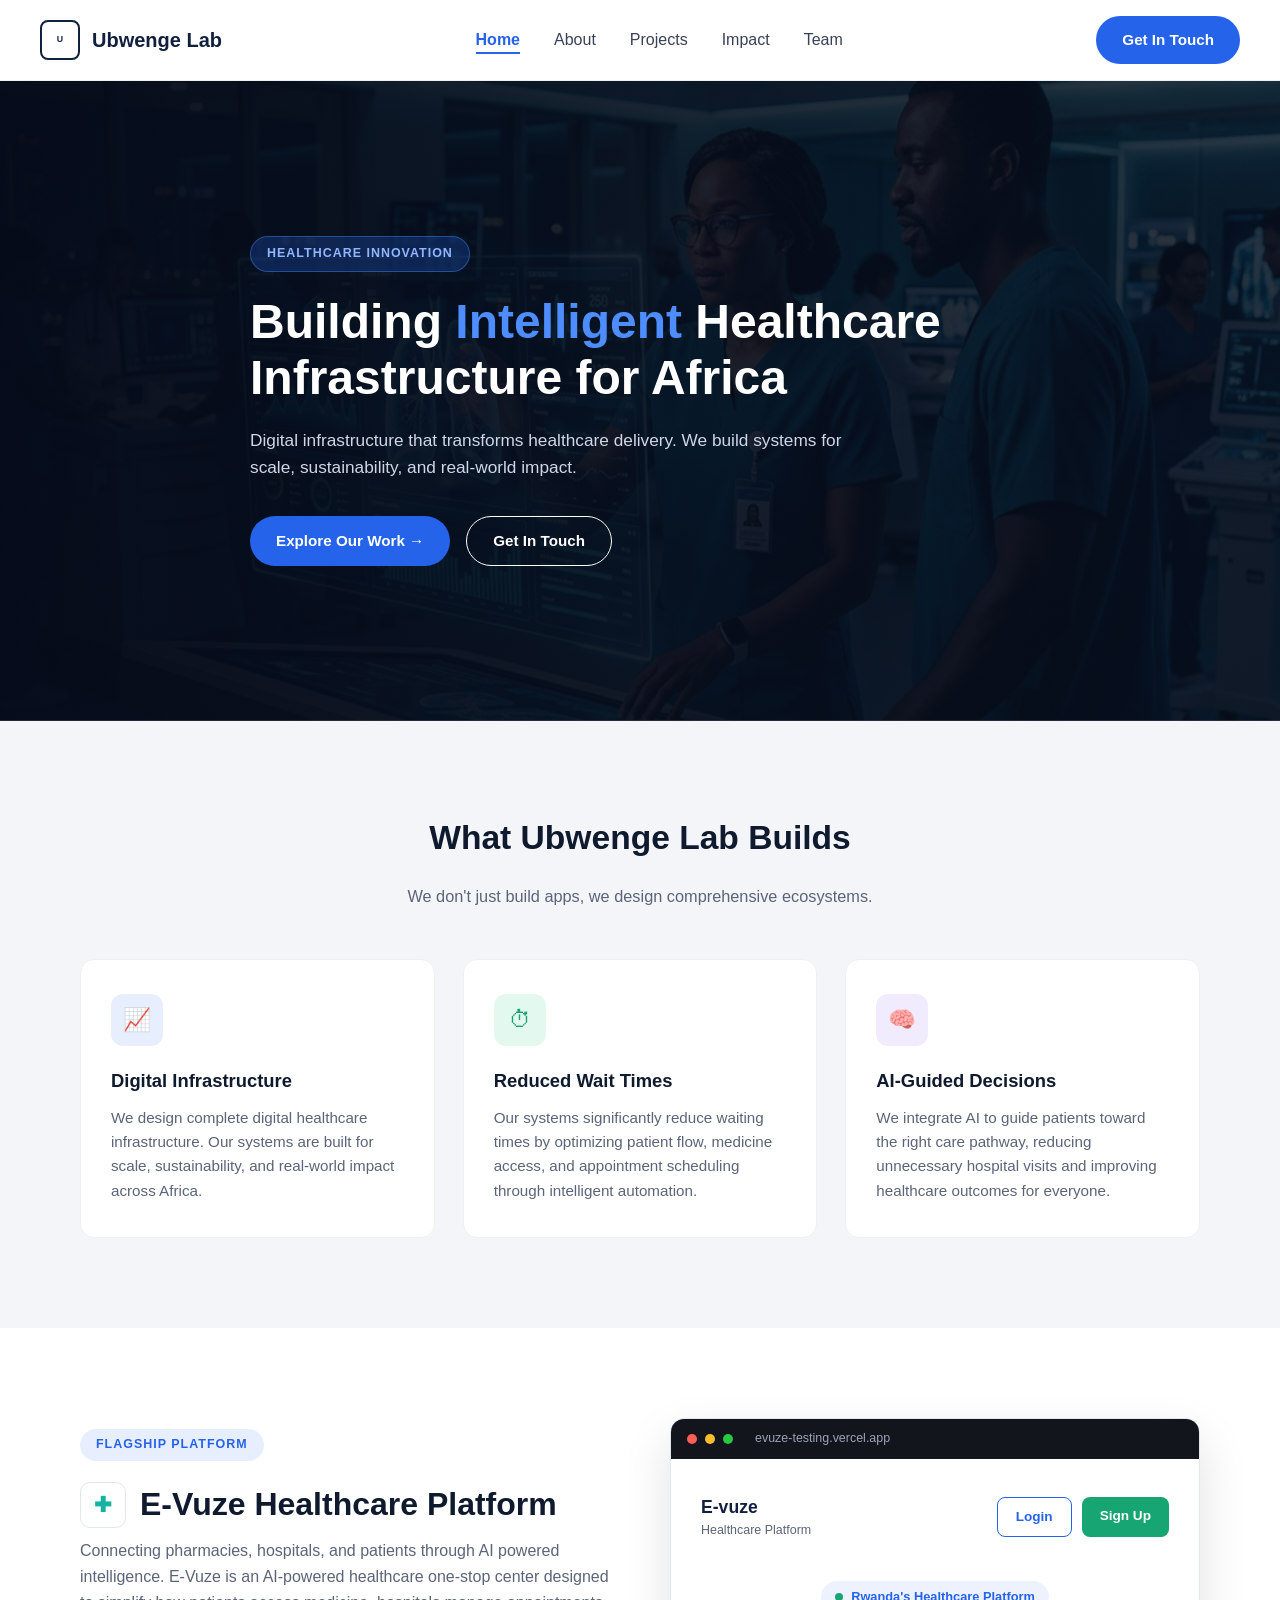
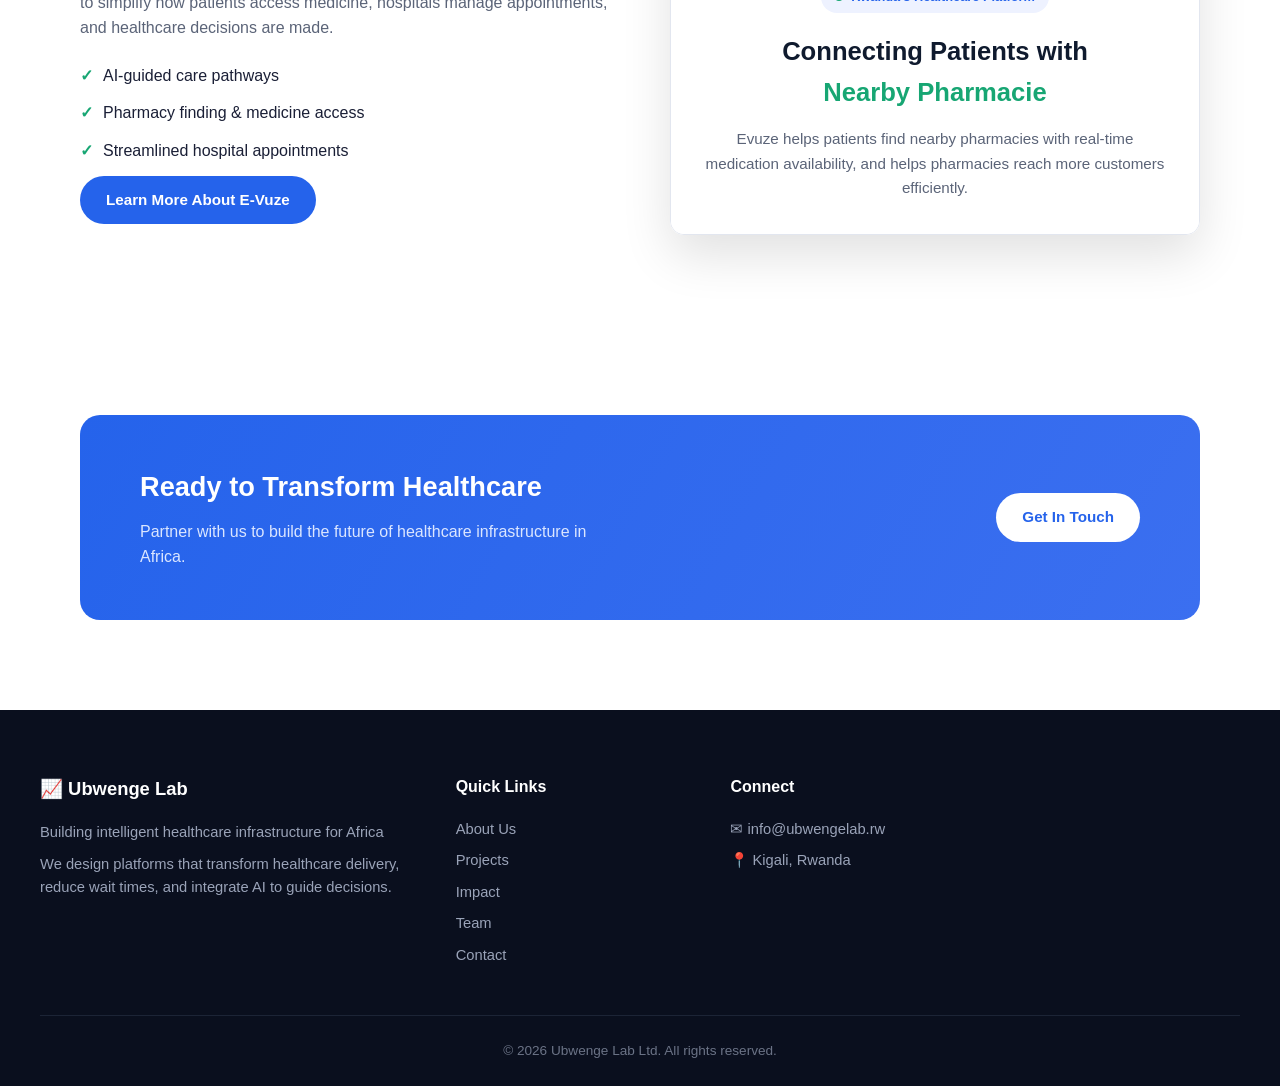
<file: index.html>
<!DOCTYPE html>
<html lang="en">
<head>
<meta charset="UTF-8">
<meta name="viewport" content="width=device-width, initial-scale=1.0">
<title>Ubwenge Lab — Building Intelligent Healthcare Infrastructure for Africa</title>
<link rel="stylesheet" href="styles.css">
<style>
  .hero-home {
    position: relative;
    min-height: 640px;
    display: flex;
    align-items: center;
    background: linear-gradient(180deg, rgba(6,12,26,.55), rgba(6,12,26,.7)), url('images/home-hero.png') center/cover no-repeat;
    color: #fff;
    padding: 0;
  }
  .hero-home .container { padding-top: 60px; padding-bottom: 60px; }
  .hero-tag {
    display: inline-block;
    background: rgba(37,99,235,.25);
    border: 1px solid rgba(77,141,255,.4);
    color: #8fb6ff;
    font-size: 0.78rem;
    font-weight: 700;
    letter-spacing: 1px;
    padding: 7px 16px;
    border-radius: 20px;
    margin-bottom: 22px;
  }
  .hero-home h1 {
    font-size: 3rem;
    color: #fff;
    max-width: 780px;
    line-height: 1.15;
    margin-bottom: 22px;
  }
  .hero-home h1 span { color: #4d8dff; }
  .hero-home p {
    max-width: 620px;
    color: #cfd6e6;
    font-size: 1.08rem;
    margin-bottom: 34px;
  }
  .hero-btns { display: flex; gap: 16px; }

  .builds-section { background: #f3f5f9; text-align: center; }
  .builds-section .section-title { }
  .builds-header { max-width: 700px; margin: 0 auto 50px; }
  .feature-card {
    background: #fff;
    border-radius: 14px;
    padding: 34px 30px;
    text-align: left;
    border: 1px solid #eef0f4;
  }
  .feature-icon {
    width: 52px; height: 52px;
    border-radius: 12px;
    display: flex; align-items: center; justify-content: center;
    font-size: 1.4rem;
    margin-bottom: 20px;
  }
  .feature-icon.blue { background: #e7effe; color: #2563eb; }
  .feature-icon.green { background: #e3f9ef; color: #17a673; }
  .feature-icon.purple { background: #f1ecfd; color: #7c4fe0; }
  .feature-card h3 { font-size: 1.15rem; margin-bottom: 10px; }
  .feature-card p { color: #5b6478; font-size: 0.95rem; }

  .flagship {
    display: grid;
    grid-template-columns: 1fr 1fr;
    gap: 60px;
    align-items: center;
  }
  .flagship-badge {
    display: inline-block;
    background: #e7effe;
    color: #2563eb;
    font-weight: 700;
    font-size: 0.78rem;
    letter-spacing: 1px;
    padding: 6px 16px;
    border-radius: 20px;
    margin-bottom: 18px;
  }
  .flagship h2 { display: flex; align-items: center; gap: 14px; font-size: 2rem; margin-bottom: 8px;}
  .evuze-icon {
    width: 46px; height: 46px; border-radius: 10px;
    background: #fff; border: 1px solid #e2e6ef;
    display: flex; align-items: center; justify-content: center;
    font-size: 1.3rem; color: #16b3a3;
  }
  .flagship p { color: #5b6478; margin-bottom: 22px; }
  .check-list li { display: flex; align-items: center; gap: 10px; margin-bottom: 12px; color: #1a1f36; font-weight: 500; }
  .check-list li::before { content: "✓"; color: #17a673; font-weight: 800; }

  .browser-mock {
    border-radius: 14px;
    overflow: hidden;
    box-shadow: 0 20px 50px rgba(0,0,0,.12);
    border: 1px solid #e2e6ef;
  }
  .browser-bar {
    background: #12151c;
    padding: 10px 16px;
    display: flex;
    align-items: center;
    gap: 8px;
  }
  .browser-dot { width: 10px; height: 10px; border-radius: 50%; }
  .browser-bar .url {
    margin-left: 14px;
    color: #9aa3b8;
    font-size: 0.78rem;
  }
  .browser-body { background: #fff; padding: 34px 30px; }
  .evuze-title { display: flex; justify-content: space-between; align-items: center; margin-bottom: 40px; }
  .evuze-title .name { font-weight: 800; color: #12203f; font-size: 1.1rem; }
  .evuze-title .tag { color: #5b6478; font-size: 0.78rem; }
  .evuze-title .actions { display: flex; gap: 10px; }
  .pill-btn { padding: 8px 18px; border-radius: 8px; font-weight: 600; font-size: 0.85rem; }
  .pill-outline { border: 1.5px solid #2563eb; color: #2563eb; background: #fff; }
  .pill-solid { background: #17a673; color: #fff; }
  .badge-pill {
    display: inline-flex; align-items: center; gap: 8px;
    background: #eef2ff; padding: 6px 14px; border-radius: 20px;
    font-size: 0.8rem; color: #2563eb; font-weight: 600; margin-bottom: 18px;
  }
  .badge-pill::before { content: ""; width: 8px; height: 8px; border-radius: 50%; background: #17a673; }
  .browser-body h3 { font-size: 1.6rem; margin-bottom: 14px; }
  .browser-body h3 span { color: #17a673; }
  .browser-body p.desc { color: #5b6478; font-size: 0.95rem; text-align: center; max-width: 460px; margin: 0 auto; }

  .cta-band {
    background: linear-gradient(120deg, #2563eb, #3b6ff0);
    border-radius: 20px;
    padding: 50px 60px;
    display: flex;
    align-items: center;
    justify-content: space-between;
    color: #fff;
    max-width: 1200px;
    margin: 0 auto;
  }
  .cta-band h2 { color: #fff; font-size: 1.7rem; margin-bottom: 10px; }
  .cta-band p { color: #dbe6ff; max-width: 480px; }
</style>
</head>
<body>

<nav class="navbar">
  <div class="nav-inner">
    <div class="nav-brand">
      <div class="nav-logo">U</div>
      Ubwenge Lab
    </div>
    <ul class="nav-links">
      <li><a href="index.html" class="active">Home</a></li>
      <li><a href="about.html">About</a></li>
      <li><a href="projects.html">Projects</a></li>
      <li><a href="impact.html">Impact</a></li>
      <li><a href="team.html">Team</a></li>
    </ul>
    <a href="contact.html" class="btn btn-primary">Get In Touch</a>
  </div>
</nav>

<header class="hero-home">
  <div class="container">
    <span class="hero-tag">HEALTHCARE INNOVATION</span>
    <h1>Building <span>Intelligent</span> Healthcare Infrastructure for Africa</h1>
    <p>Digital infrastructure that transforms healthcare delivery. We build systems for scale, sustainability, and real-world impact.</p>
    <div class="hero-btns">
      <a href="projects.html" class="btn btn-primary">Explore Our Work →</a>
      <a href="contact.html" class="btn btn-outline" style="border-color:#fff;color:#fff;">Get In Touch</a>
    </div>
  </div>
</header>

<section class="builds-section">
  <div class="container">
    <div class="builds-header">
      <h2 class="section-title">What Ubwenge Lab Builds</h2>
      <p class="section-sub" style="margin:0 auto;">We don't just build apps, we design comprehensive ecosystems.</p>
    </div>
    <div class="grid-3">
      <div class="feature-card">
        <div class="feature-icon blue">📈</div>
        <h3>Digital Infrastructure</h3>
        <p>We design complete digital healthcare infrastructure. Our systems are built for scale, sustainability, and real-world impact across Africa.</p>
      </div>
      <div class="feature-card">
        <div class="feature-icon green">⏱</div>
        <h3>Reduced Wait Times</h3>
        <p>Our systems significantly reduce waiting times by optimizing patient flow, medicine access, and appointment scheduling through intelligent automation.</p>
      </div>
      <div class="feature-card">
        <div class="feature-icon purple">🧠</div>
        <h3>AI-Guided Decisions</h3>
        <p>We integrate AI to guide patients toward the right care pathway, reducing unnecessary hospital visits and improving healthcare outcomes for everyone.</p>
      </div>
    </div>
  </div>
</section>

<section>
  <div class="container flagship">
    <div>
      <span class="flagship-badge">FLAGSHIP PLATFORM</span>
      <h2><span class="evuze-icon">✚</span> E-Vuze Healthcare Platform</h2>
      <p>Connecting pharmacies, hospitals, and patients through AI powered intelligence. E-Vuze is an AI-powered healthcare one-stop center designed to simplify how patients access medicine, hospitals manage appointments, and healthcare decisions are made.</p>
      <ul class="check-list">
        <li>AI-guided care pathways</li>
        <li>Pharmacy finding & medicine access</li>
        <li>Streamlined hospital appointments</li>
      </ul>
      <a href="projects.html" class="btn btn-primary">Learn More About E-Vuze</a>
    </div>
    <div class="browser-mock">
      <div class="browser-bar">
        <span class="browser-dot" style="background:#ff5f57;"></span>
        <span class="browser-dot" style="background:#febc2e;"></span>
        <span class="browser-dot" style="background:#28c840;"></span>
        <span class="url">evuze-testing.vercel.app</span>
      </div>
      <div class="browser-body">
        <div class="evuze-title">
          <div>
            <div class="name">E-vuze</div>
            <div class="tag">Healthcare Platform</div>
          </div>
          <div class="actions">
            <span class="pill-btn pill-outline">Login</span>
            <span class="pill-btn pill-solid">Sign Up</span>
          </div>
        </div>
        <div style="text-align:center;">
          <span class="badge-pill">Rwanda's Healthcare Platform</span>
          <h3>Connecting Patients with<br><span>Nearby Pharmacie</span></h3>
          <p class="desc">Evuze helps patients find nearby pharmacies with real-time medication availability, and helps pharmacies reach more customers efficiently.</p>
        </div>
      </div>
    </div>
  </div>
</section>

<section>
  <div class="container">
    <div class="cta-band">
      <div>
        <h2>Ready to Transform Healthcare</h2>
        <p>Partner with us to build the future of healthcare infrastructure in Africa.</p>
      </div>
      <a href="contact.html" class="btn btn-white">Get In Touch</a>
    </div>
  </div>
</section>

<footer class="footer">
  <div class="footer-inner">
    <div class="footer-col">
      <div class="footer-brand">📈 Ubwenge Lab</div>
      <p>Building intelligent healthcare infrastructure for Africa</p>
      <p>We design platforms that transform healthcare delivery, reduce wait times, and integrate AI to guide decisions.</p>
    </div>
    <div class="footer-col">
      <h4>Quick Links</h4>
      <ul>
        <li><a href="about.html">About Us</a></li>
        <li><a href="projects.html">Projects</a></li>
        <li><a href="impact.html">Impact</a></li>
        <li><a href="team.html">Team</a></li>
        <li><a href="contact.html">Contact</a></li>
      </ul>
    </div>
    <div class="footer-col">
      <h4>Connect</h4>
      <ul>
        <li>✉ info@ubwengelab.rw</li>
        <li>📍 Kigali, Rwanda</li>
      </ul>
    </div>
  </div>
  <div class="footer-bottom">© 2026 Ubwenge Lab Ltd. All rights reserved.</div>
</footer>

</body>
</html>
</file>
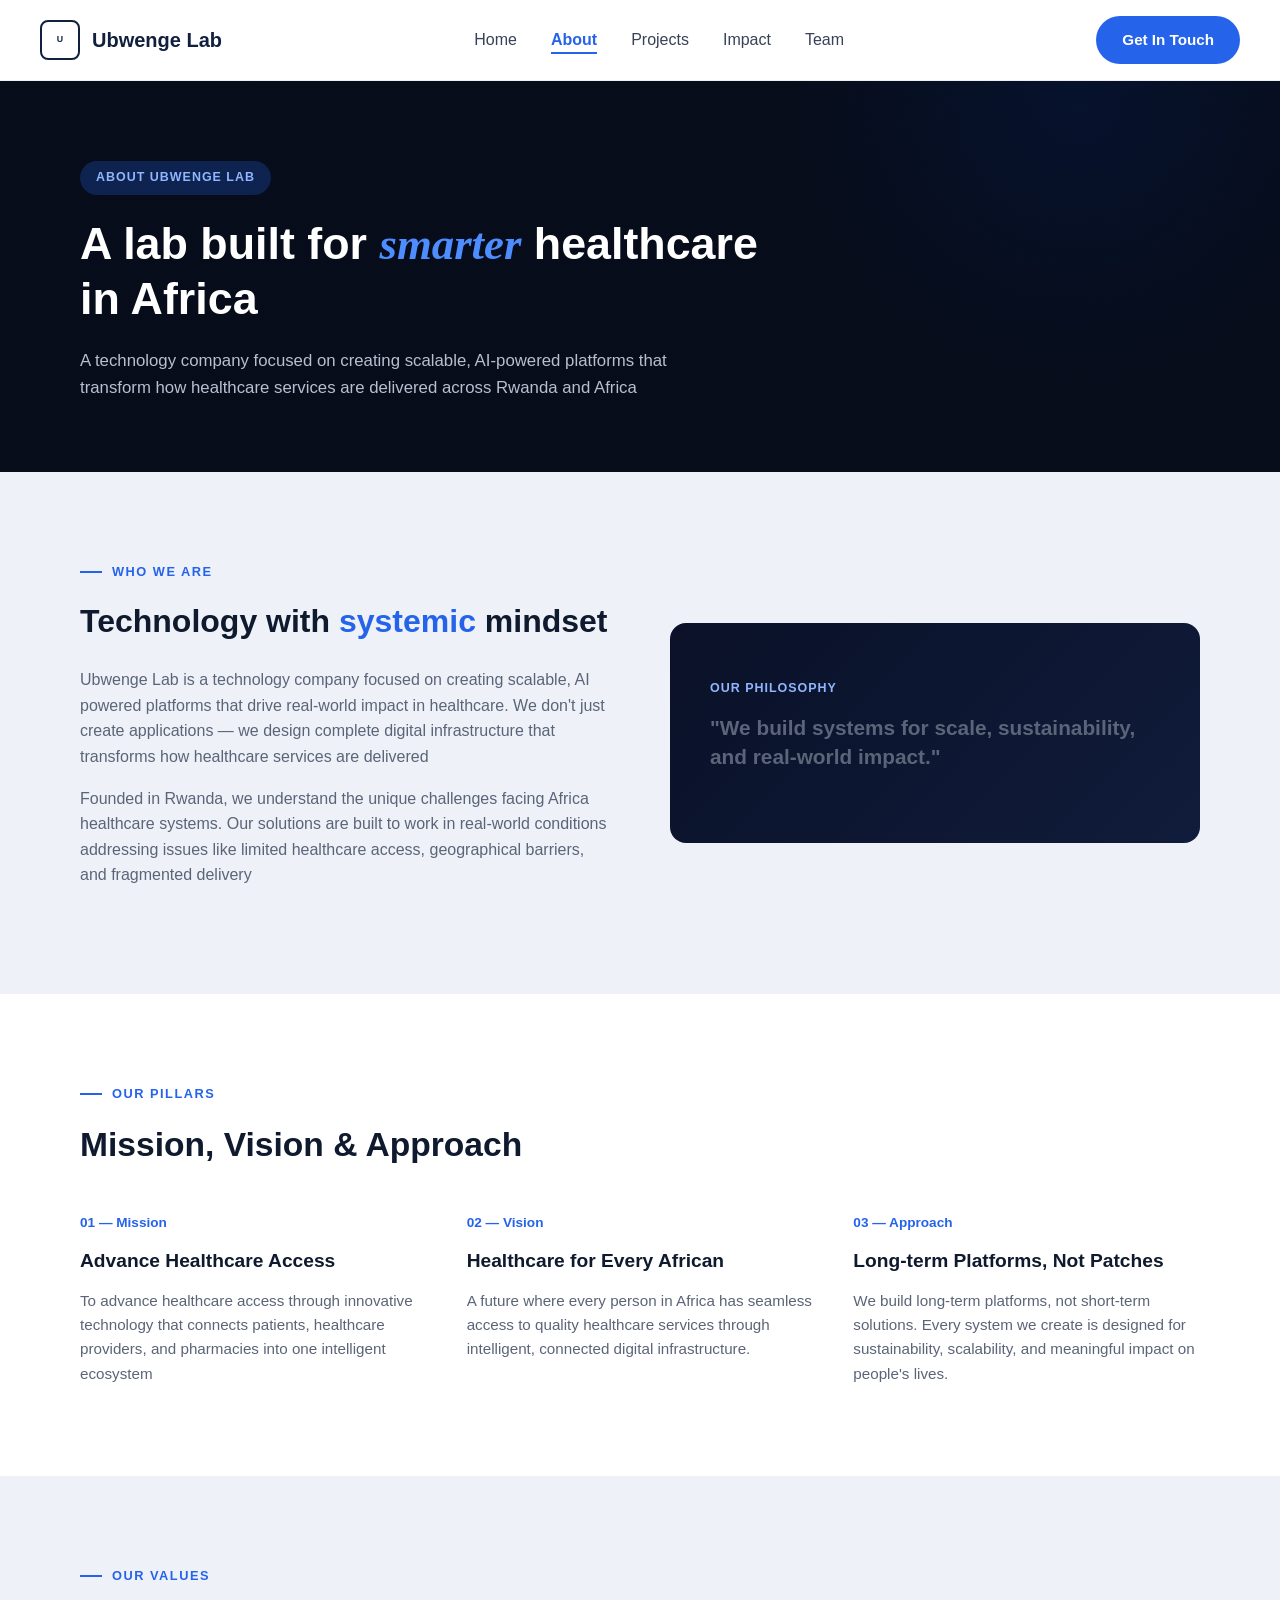
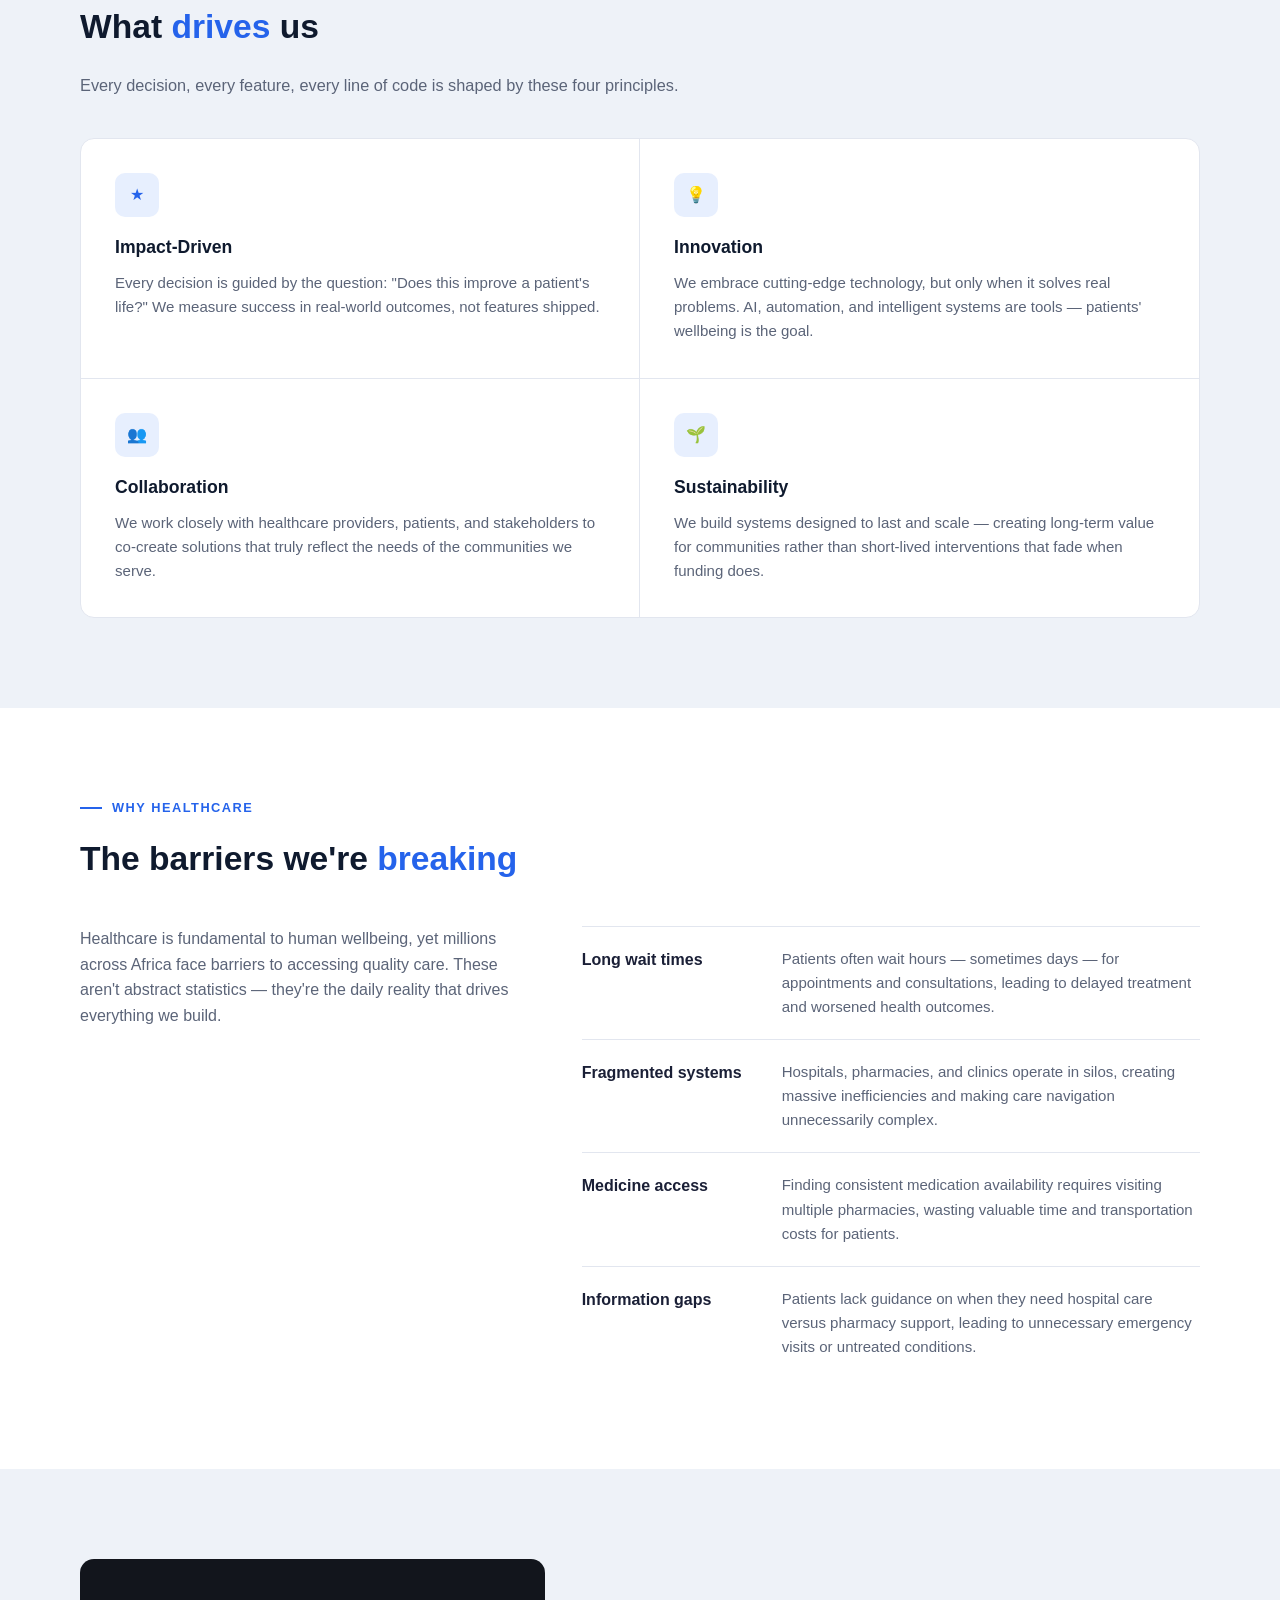
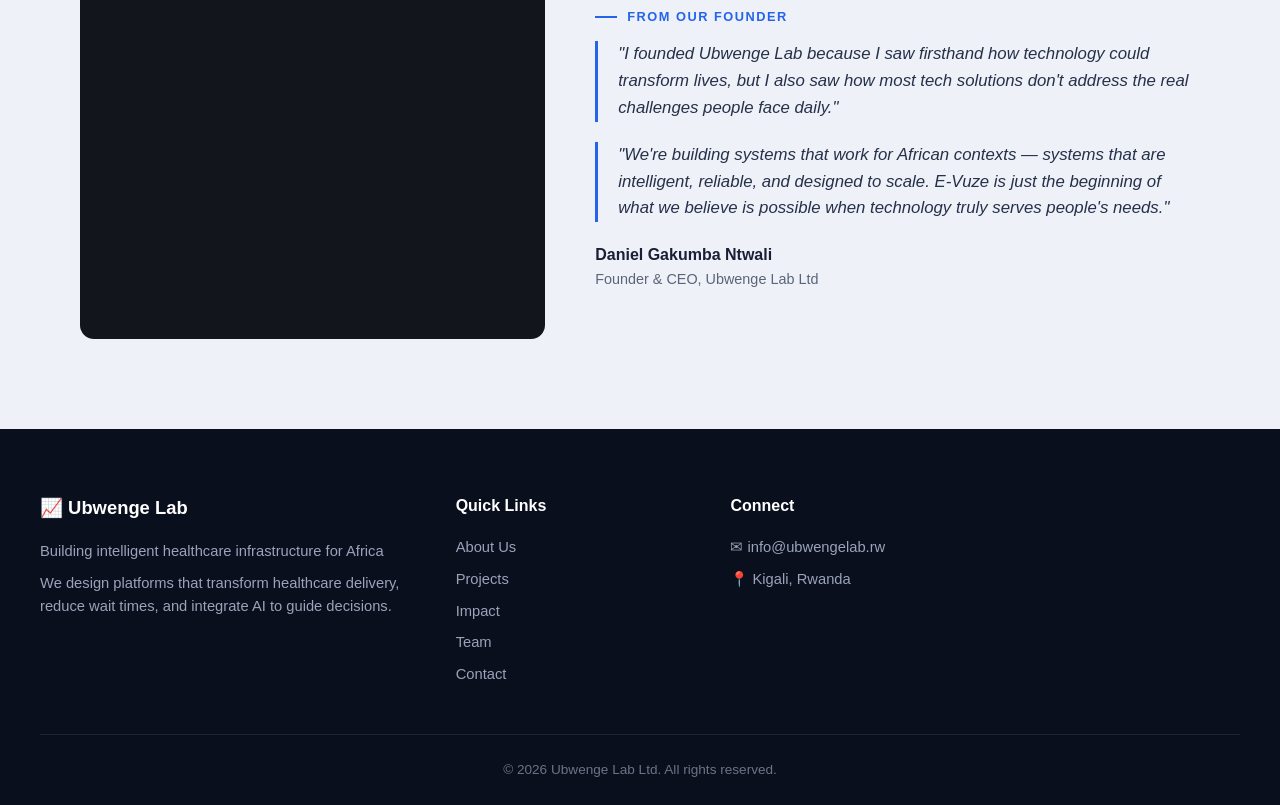
<file: about.html>
<!DOCTYPE html>
<html lang="en">
<head>
<meta charset="UTF-8">
<meta name="viewport" content="width=device-width, initial-scale=1.0">
<title>About — Ubwenge Lab</title>
<link rel="stylesheet" href="styles.css">
<style>
  .about-hero {
    background: linear-gradient(180deg, rgba(6,12,26,.4), rgba(6,12,26,.65)), url('images/about-hero.png') center/cover no-repeat, #0a0f1e;
    color: #fff;
    padding: 80px 0 70px;
  }
  .about-hero .eyebrow-badge {
    display: inline-block;
    background: rgba(37,99,235,.25);
    color: #8fb6ff;
    font-size: 0.78rem;
    font-weight: 700;
    letter-spacing: 1px;
    padding: 7px 16px;
    border-radius: 20px;
    margin-bottom: 22px;
  }
  .about-hero h1 { color: #fff; font-size: 2.8rem; max-width: 700px; line-height: 1.2; margin-bottom: 22px;}
  .about-hero h1 em { color: #4d8dff; font-style: italic; font-family: Georgia, serif; }
  .about-hero p { color: #b7bfd1; max-width: 620px; font-size: 1.05rem; }

  .who-we-are { background: #eef2f8; }
  .who-grid { display: grid; grid-template-columns: 1fr 1fr; gap: 60px; align-items: center; }
  .who-grid h2 { font-size: 2rem; margin-bottom: 20px; }
  .who-grid p { color: #5b6478; margin-bottom: 16px; }
  .philosophy-box {
    background: linear-gradient(135deg,#0a1128,#101c3b);
    border-radius: 16px;
    padding: 40px;
    color: #fff;
    min-height: 220px;
    display: flex; flex-direction: column; justify-content: center;
  }
  .philosophy-box .tag { color: #8fb6ff; font-size: 0.78rem; font-weight: 700; letter-spacing: 1px; margin-bottom: 14px; }
  .philosophy-box p { font-size: 1.3rem; font-weight: 600; line-height: 1.4; }

  .pillars-grid { display: grid; grid-template-columns: repeat(3,1fr); gap: 40px; margin-top: 40px; }
  .pillar .num { color: #2563eb; font-weight: 700; font-size: 0.85rem; margin-bottom: 12px; }
  .pillar h3 { font-size: 1.2rem; margin-bottom: 12px; }
  .pillar p { color: #5b6478; font-size: 0.95rem; }

  .values-section { background: #eef2f8; }
  .values-grid { display: grid; grid-template-columns: repeat(2,1fr); gap: 0; border: 1px solid #e2e6ef; border-radius: 14px; overflow: hidden; background: #fff; margin-top: 40px; }
  .value-card { padding: 34px; border-right: 1px solid #e2e6ef; border-bottom: 1px solid #e2e6ef; }
  .value-card:nth-child(2n) { border-right: none; }
  .value-card:nth-child(3), .value-card:nth-child(4) { border-bottom: none; }
  .value-icon { width: 44px; height: 44px; border-radius: 10px; background: #e7effe; color: #2563eb; display: flex; align-items: center; justify-content: center; margin-bottom: 16px; }
  .value-card h3 { font-size: 1.1rem; margin-bottom: 10px; }
  .value-card p { color: #5b6478; font-size: 0.94rem; }

  .barriers-grid { display: grid; grid-template-columns: 1fr 1.4fr; gap: 60px; margin-top: 40px; }
  .barrier-item { padding: 20px 0; border-top: 1px solid #e2e6ef; display: grid; grid-template-columns: 180px 1fr; gap: 20px; }
  .barrier-item h4 { font-size: 1rem; }
  .barrier-item p { color: #5b6478; font-size: 0.94rem; }

  .founder-section { background: #eef2f8; }
  .founder-grid { display: grid; grid-template-columns: 1fr 1.3fr; gap: 50px; align-items: center; }
  .founder-photo { background: #12151c; border-radius: 14px; min-height: 380px; }
  .quote-block { border-left: 3px solid #2563eb; padding-left: 20px; margin-bottom: 20px; }
  .quote-block p { font-style: italic; color: #263049; font-size: 1.05rem; }
  .founder-name { font-weight: 700; margin-top: 20px; }
  .founder-role { color: #5b6478; font-size: 0.9rem; }
  .quote-mark { display: inline-flex; width: 40px; height: 40px; background: #2563eb; color: #fff; border-radius: 8px; align-items: center; justify-content: center; font-size: 1.4rem; margin-top: -60px; margin-left: 20px; }
</style>
</head>
<body>

<nav class="navbar">
  <div class="nav-inner">
    <div class="nav-brand"><div class="nav-logo">U</div>Ubwenge Lab</div>
    <ul class="nav-links">
      <li><a href="index.html">Home</a></li>
      <li><a href="about.html" class="active">About</a></li>
      <li><a href="projects.html">Projects</a></li>
      <li><a href="impact.html">Impact</a></li>
      <li><a href="team.html">Team</a></li>
    </ul>
    <a href="contact.html" class="btn btn-primary">Get In Touch</a>
  </div>
</nav>

<header class="about-hero">
  <div class="container">
    <span class="eyebrow-badge">ABOUT UBWENGE LAB</span>
    <h1>A lab built for <em>smarter</em> healthcare in Africa</h1>
    <p>A technology company focused on creating scalable, AI-powered platforms that transform how healthcare services are delivered across Rwanda and Africa</p>
  </div>
</header>

<section class="who-we-are">
  <div class="container who-grid">
    <div>
      <div class="eyebrow">WHO WE ARE</div>
      <h2>Technology with <span class="text-blue">systemic</span> mindset</h2>
      <p>Ubwenge Lab is a technology company focused on creating scalable, AI powered platforms that drive real-world impact in healthcare. We don't just create applications — we design complete digital infrastructure that transforms how healthcare services are delivered</p>
      <p>Founded in Rwanda, we understand the unique challenges facing Africa healthcare systems. Our solutions are built to work in real-world conditions addressing issues like limited healthcare access, geographical barriers, and fragmented delivery</p>
    </div>
    <div class="philosophy-box">
      <div class="tag">OUR PHILOSOPHY</div>
      <p>"We build systems for scale, sustainability, and real-world impact."</p>
    </div>
  </div>
</section>

<section>
  <div class="container">
    <div class="eyebrow">OUR PILLARS</div>
    <h2 class="section-title">Mission, Vision & Approach</h2>
    <div class="pillars-grid">
      <div class="pillar">
        <div class="num">01 — Mission</div>
        <h3>Advance Healthcare Access</h3>
        <p>To advance healthcare access through innovative technology that connects patients, healthcare providers, and pharmacies into one intelligent ecosystem</p>
      </div>
      <div class="pillar">
        <div class="num">02 — Vision</div>
        <h3>Healthcare for Every African</h3>
        <p>A future where every person in Africa has seamless access to quality healthcare services through intelligent, connected digital infrastructure.</p>
      </div>
      <div class="pillar">
        <div class="num">03 — Approach</div>
        <h3>Long-term Platforms, Not Patches</h3>
        <p>We build long-term platforms, not short-term solutions. Every system we create is designed for sustainability, scalability, and meaningful impact on people's lives.</p>
      </div>
    </div>
  </div>
</section>

<section class="values-section">
  <div class="container">
    <div class="eyebrow">OUR VALUES</div>
    <h2 class="section-title">What <span class="text-blue">drives</span> us</h2>
    <p class="section-sub">Every decision, every feature, every line of code is shaped by these four principles.</p>
    <div class="values-grid">
      <div class="value-card">
        <div class="value-icon">★</div>
        <h3>Impact-Driven</h3>
        <p>Every decision is guided by the question: "Does this improve a patient's life?" We measure success in real-world outcomes, not features shipped.</p>
      </div>
      <div class="value-card">
        <div class="value-icon">💡</div>
        <h3>Innovation</h3>
        <p>We embrace cutting-edge technology, but only when it solves real problems. AI, automation, and intelligent systems are tools — patients' wellbeing is the goal.</p>
      </div>
      <div class="value-card">
        <div class="value-icon">👥</div>
        <h3>Collaboration</h3>
        <p>We work closely with healthcare providers, patients, and stakeholders to co-create solutions that truly reflect the needs of the communities we serve.</p>
      </div>
      <div class="value-card">
        <div class="value-icon">🌱</div>
        <h3>Sustainability</h3>
        <p>We build systems designed to last and scale — creating long-term value for communities rather than short-lived interventions that fade when funding does.</p>
      </div>
    </div>
  </div>
</section>

<section>
  <div class="container">
    <div class="eyebrow">WHY HEALTHCARE</div>
    <h2 class="section-title">The barriers we're <span class="text-blue">breaking</span></h2>
    <div class="barriers-grid">
      <p style="color:#5b6478;">Healthcare is fundamental to human wellbeing, yet millions across Africa face barriers to accessing quality care. These aren't abstract statistics — they're the daily reality that drives everything we build.</p>
      <div>
        <div class="barrier-item"><h4>Long wait times</h4><p>Patients often wait hours — sometimes days — for appointments and consultations, leading to delayed treatment and worsened health outcomes.</p></div>
        <div class="barrier-item"><h4>Fragmented systems</h4><p>Hospitals, pharmacies, and clinics operate in silos, creating massive inefficiencies and making care navigation unnecessarily complex.</p></div>
        <div class="barrier-item"><h4>Medicine access</h4><p>Finding consistent medication availability requires visiting multiple pharmacies, wasting valuable time and transportation costs for patients.</p></div>
        <div class="barrier-item"><h4>Information gaps</h4><p>Patients lack guidance on when they need hospital care versus pharmacy support, leading to unnecessary emergency visits or untreated conditions.</p></div>
      </div>
    </div>
  </div>
</section>

<section class="founder-section">
  <div class="container founder-grid">
    <div class="founder-photo"></div>
    <div>
      <div class="eyebrow">FROM OUR FOUNDER</div>
      <div class="quote-block">
        <p>"I founded Ubwenge Lab because I saw firsthand how technology could transform lives, but I also saw how most tech solutions don't address the real challenges people face daily."</p>
      </div>
      <div class="quote-block">
        <p>"We're building systems that work for African contexts — systems that are intelligent, reliable, and designed to scale. E-Vuze is just the beginning of what we believe is possible when technology truly serves people's needs."</p>
      </div>
      <div class="founder-name">Daniel Gakumba Ntwali</div>
      <div class="founder-role">Founder & CEO, Ubwenge Lab Ltd</div>
    </div>
  </div>
</section>

<footer class="footer">
  <div class="footer-inner">
    <div class="footer-col">
      <div class="footer-brand">📈 Ubwenge Lab</div>
      <p>Building intelligent healthcare infrastructure for Africa</p>
      <p>We design platforms that transform healthcare delivery, reduce wait times, and integrate AI to guide decisions.</p>
    </div>
    <div class="footer-col">
      <h4>Quick Links</h4>
      <ul>
        <li><a href="about.html">About Us</a></li>
        <li><a href="projects.html">Projects</a></li>
        <li><a href="impact.html">Impact</a></li>
        <li><a href="team.html">Team</a></li>
        <li><a href="contact.html">Contact</a></li>
      </ul>
    </div>
    <div class="footer-col">
      <h4>Connect</h4>
      <ul>
        <li>✉ info@ubwengelab.rw</li>
        <li>📍 Kigali, Rwanda</li>
      </ul>
    </div>
  </div>
  <div class="footer-bottom">© 2026 Ubwenge Lab Ltd. All rights reserved.</div>
</footer>

</body>
</html>
</file>
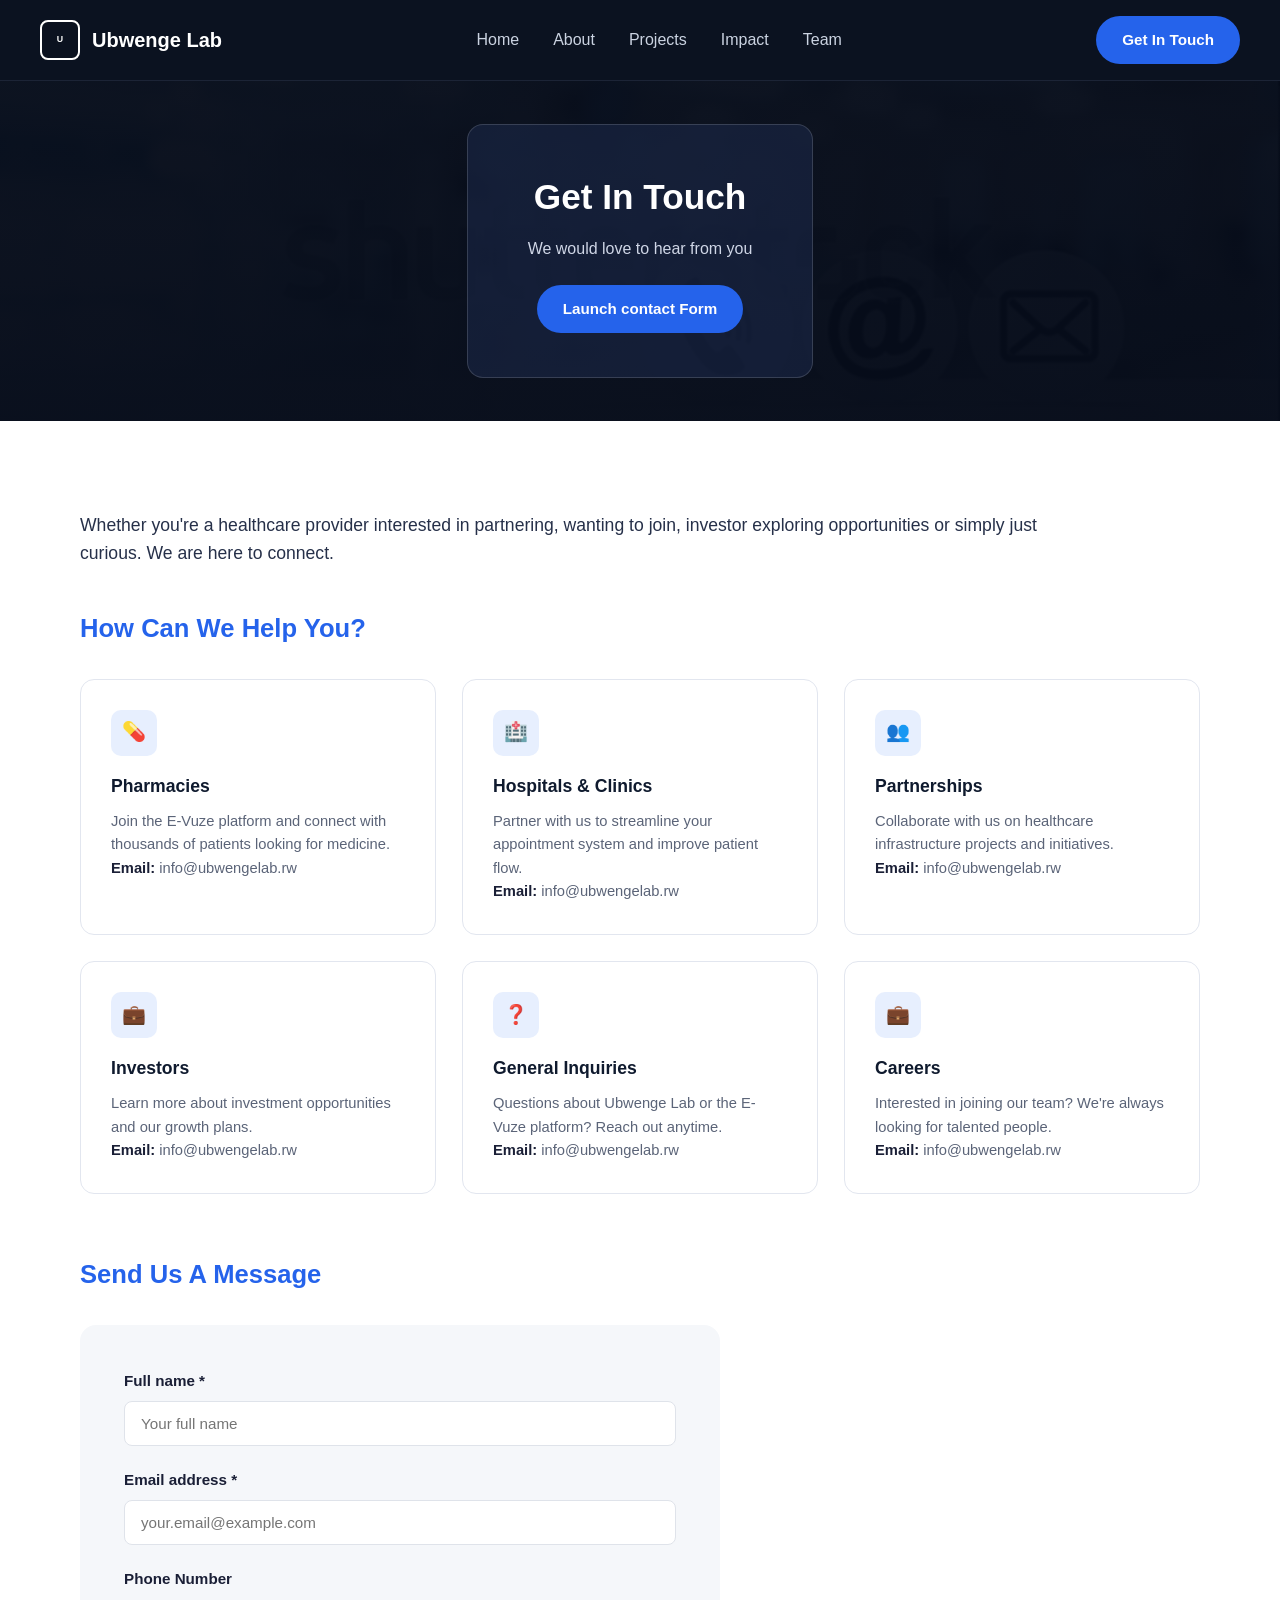
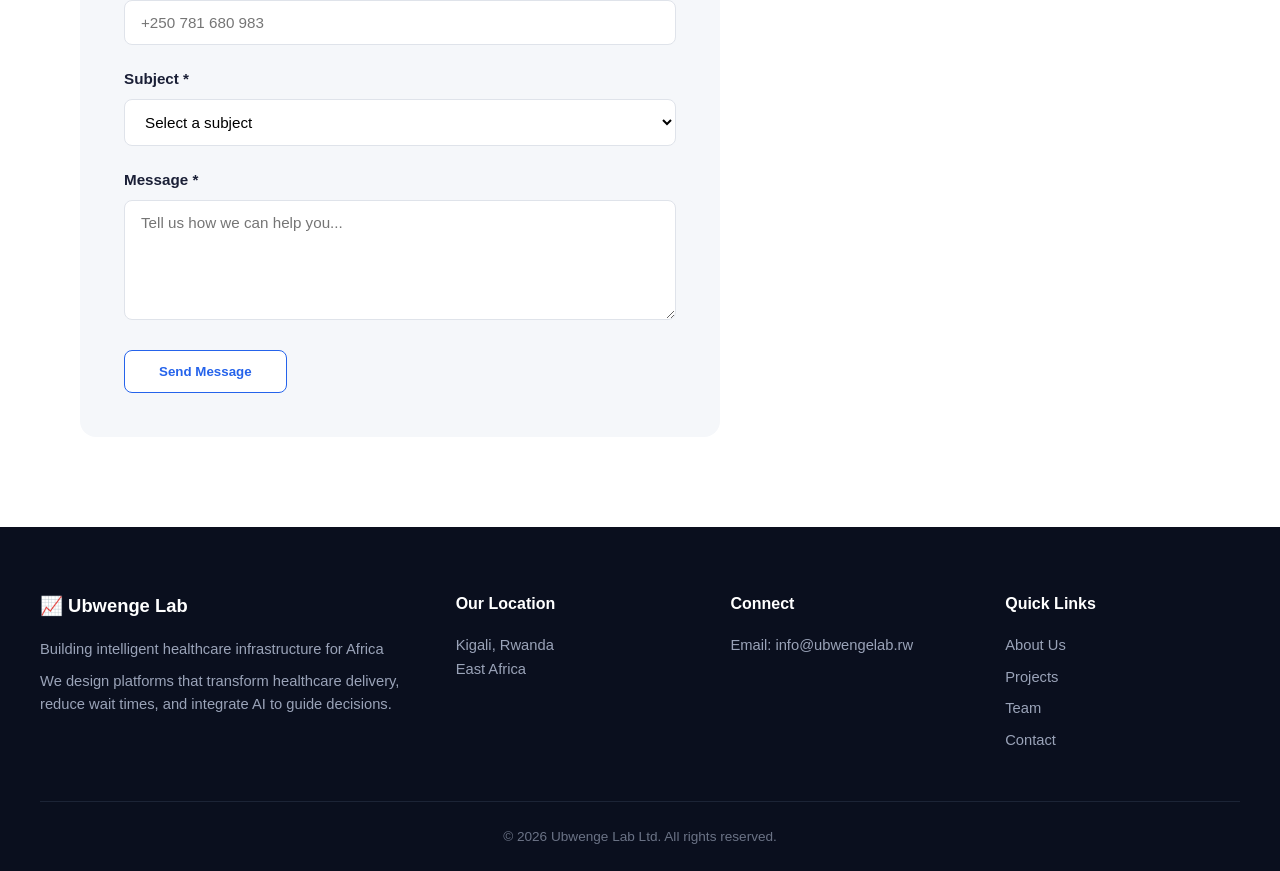
<file: contact.html>
<!DOCTYPE html>
<html lang="en">
<head>
<meta charset="UTF-8">
<meta name="viewport" content="width=device-width, initial-scale=1.0">
<title>Contact — Ubwenge Lab</title>
<link rel="stylesheet" href="styles.css">
<style>
  .contact-hero {
    min-height: 340px;
    display: flex; align-items: center; justify-content: center;
    background: linear-gradient(180deg, rgba(6,12,26,.7), rgba(6,12,26,.82)), url('images/contact-hero.png') center/cover no-repeat;
  }
  .contact-hero-box {
    background: rgba(30,45,80,.5);
    border: 1px solid rgba(255,255,255,.15);
    border-radius: 16px;
    padding: 44px 60px;
    text-align: center;
    max-width: 560px;
  }
  .contact-hero-box h1 { color: #fff; font-size: 2.2rem; margin-bottom: 10px; }
  .contact-hero-box p { color: #cfd6e6; margin-bottom: 24px; }

  .intro-text { color: #263049; font-size: 1.1rem; max-width: 1000px; margin-bottom: 40px; }
  .help-grid { display: grid; grid-template-columns: repeat(3,1fr); gap: 26px; margin-bottom: 60px; }
  .help-card { border: 1px solid #e2e6ef; border-radius: 14px; padding: 30px; }
  .help-icon { width: 46px; height: 46px; border-radius: 10px; background: #e7effe; color: #2563eb; display: flex; align-items: center; justify-content: center; margin-bottom: 16px; font-size: 1.2rem; }
  .help-card h3 { font-size: 1.1rem; margin-bottom: 10px; }
  .help-card p { color: #5b6478; font-size: 0.92rem; }
  .help-card strong { color: #1a1f36; }

  .msg-section h2 { color: #2563eb; font-size: 1.6rem; margin-bottom: 30px; }
  .form-card {
    background: #f5f7fa;
    border-radius: 16px;
    padding: 44px;
    max-width: 640px;
  }
  .form-group { margin-bottom: 22px; }
  .form-group label { display: block; font-weight: 700; margin-bottom: 8px; font-size: 0.95rem; }
  .form-group input, .form-group select, .form-group textarea {
    width: 100%;
    padding: 13px 16px;
    border-radius: 8px;
    border: 1px solid #dfe3ea;
    background: #fff;
    font-family: inherit;
    font-size: 0.95rem;
  }
  .form-group textarea { resize: vertical; min-height: 120px; }
  .send-btn {
    background: #fff;
    border: 1.5px solid #2563eb;
    color: #2563eb;
    font-weight: 700;
    padding: 13px 34px;
    border-radius: 8px;
  }
</style>
</head>
<body>

<nav class="navbar dark">
  <div class="nav-inner">
    <div class="nav-brand"><div class="nav-logo">U</div>Ubwenge Lab</div>
    <ul class="nav-links">
      <li><a href="index.html">Home</a></li>
      <li><a href="about.html">About</a></li>
      <li><a href="projects.html">Projects</a></li>
      <li><a href="impact.html">Impact</a></li>
      <li><a href="team.html">Team</a></li>
    </ul>
    <a href="contact.html" class="btn btn-primary">Get In Touch</a>
  </div>
</nav>

<header class="contact-hero">
  <div class="contact-hero-box">
    <h1>Get In Touch</h1>
    <p>We would love to hear from you</p>
    <a href="#send-message" class="btn btn-primary">Launch contact Form</a>
  </div>
</header>

<section>
  <div class="container">
    <p class="intro-text">Whether you're a healthcare provider interested in partnering, wanting to join, investor exploring opportunities or simply just curious. We are here to connect.</p>

    <h2 style="font-size:1.6rem;color:#2563eb;margin-bottom:30px;">How Can We Help You?</h2>
    <div class="help-grid">
      <div class="help-card"><div class="help-icon">💊</div><h3>Pharmacies</h3><p>Join the E-Vuze platform and connect with thousands of patients looking for medicine.<br><strong>Email:</strong> info@ubwengelab.rw</p></div>
      <div class="help-card"><div class="help-icon">🏥</div><h3>Hospitals & Clinics</h3><p>Partner with us to streamline your appointment system and improve patient flow.<br><strong>Email:</strong> info@ubwengelab.rw</p></div>
      <div class="help-card"><div class="help-icon">👥</div><h3>Partnerships</h3><p>Collaborate with us on healthcare infrastructure projects and initiatives.<br><strong>Email:</strong> info@ubwengelab.rw</p></div>
      <div class="help-card"><div class="help-icon">💼</div><h3>Investors</h3><p>Learn more about investment opportunities and our growth plans.<br><strong>Email:</strong> info@ubwengelab.rw</p></div>
      <div class="help-card"><div class="help-icon">❓</div><h3>General Inquiries</h3><p>Questions about Ubwenge Lab or the E-Vuze platform? Reach out anytime.<br><strong>Email:</strong> info@ubwengelab.rw</p></div>
      <div class="help-card"><div class="help-icon">💼</div><h3>Careers</h3><p>Interested in joining our team? We're always looking for talented people.<br><strong>Email:</strong> info@ubwengelab.rw</p></div>
    </div>

    <div class="msg-section" id="send-message">
      <h2>Send Us A Message</h2>
      <form class="form-card">
        <div class="form-group">
          <label>Full name *</label>
          <input type="text" placeholder="Your full name">
        </div>
        <div class="form-group">
          <label>Email address *</label>
          <input type="email" placeholder="your.email@example.com">
        </div>
        <div class="form-group">
          <label>Phone Number</label>
          <input type="text" placeholder="+250 781 680 983">
        </div>
        <div class="form-group">
          <label>Subject *</label>
          <select><option>Select a subject</option></select>
        </div>
        <div class="form-group">
          <label>Message *</label>
          <textarea placeholder="Tell us how we can help you..."></textarea>
        </div>
        <button type="submit" class="send-btn">Send Message</button>
      </form>
    </div>
  </div>
</section>

<footer class="footer">
  <div class="footer-inner">
    <div class="footer-col">
      <div class="footer-brand">📈 Ubwenge Lab</div>
      <p>Building intelligent healthcare infrastructure for Africa</p>
      <p>We design platforms that transform healthcare delivery, reduce wait times, and integrate AI to guide decisions.</p>
    </div>
    <div class="footer-col">
      <h4>Our Location</h4>
      <p>Kigali, Rwanda<br>East Africa</p>
    </div>
    <div class="footer-col">
      <h4>Connect</h4>
      <p>Email: info@ubwengelab.rw</p>
    </div>
    <div class="footer-col">
      <h4>Quick Links</h4>
      <ul>
        <li><a href="about.html">About Us</a></li>
        <li><a href="projects.html">Projects</a></li>
        <li><a href="team.html">Team</a></li>
        <li><a href="contact.html">Contact</a></li>
      </ul>
    </div>
  </div>
  <div class="footer-bottom">© 2026 Ubwenge Lab Ltd. All rights reserved.</div>
</footer>

</body>
</html>
</file>
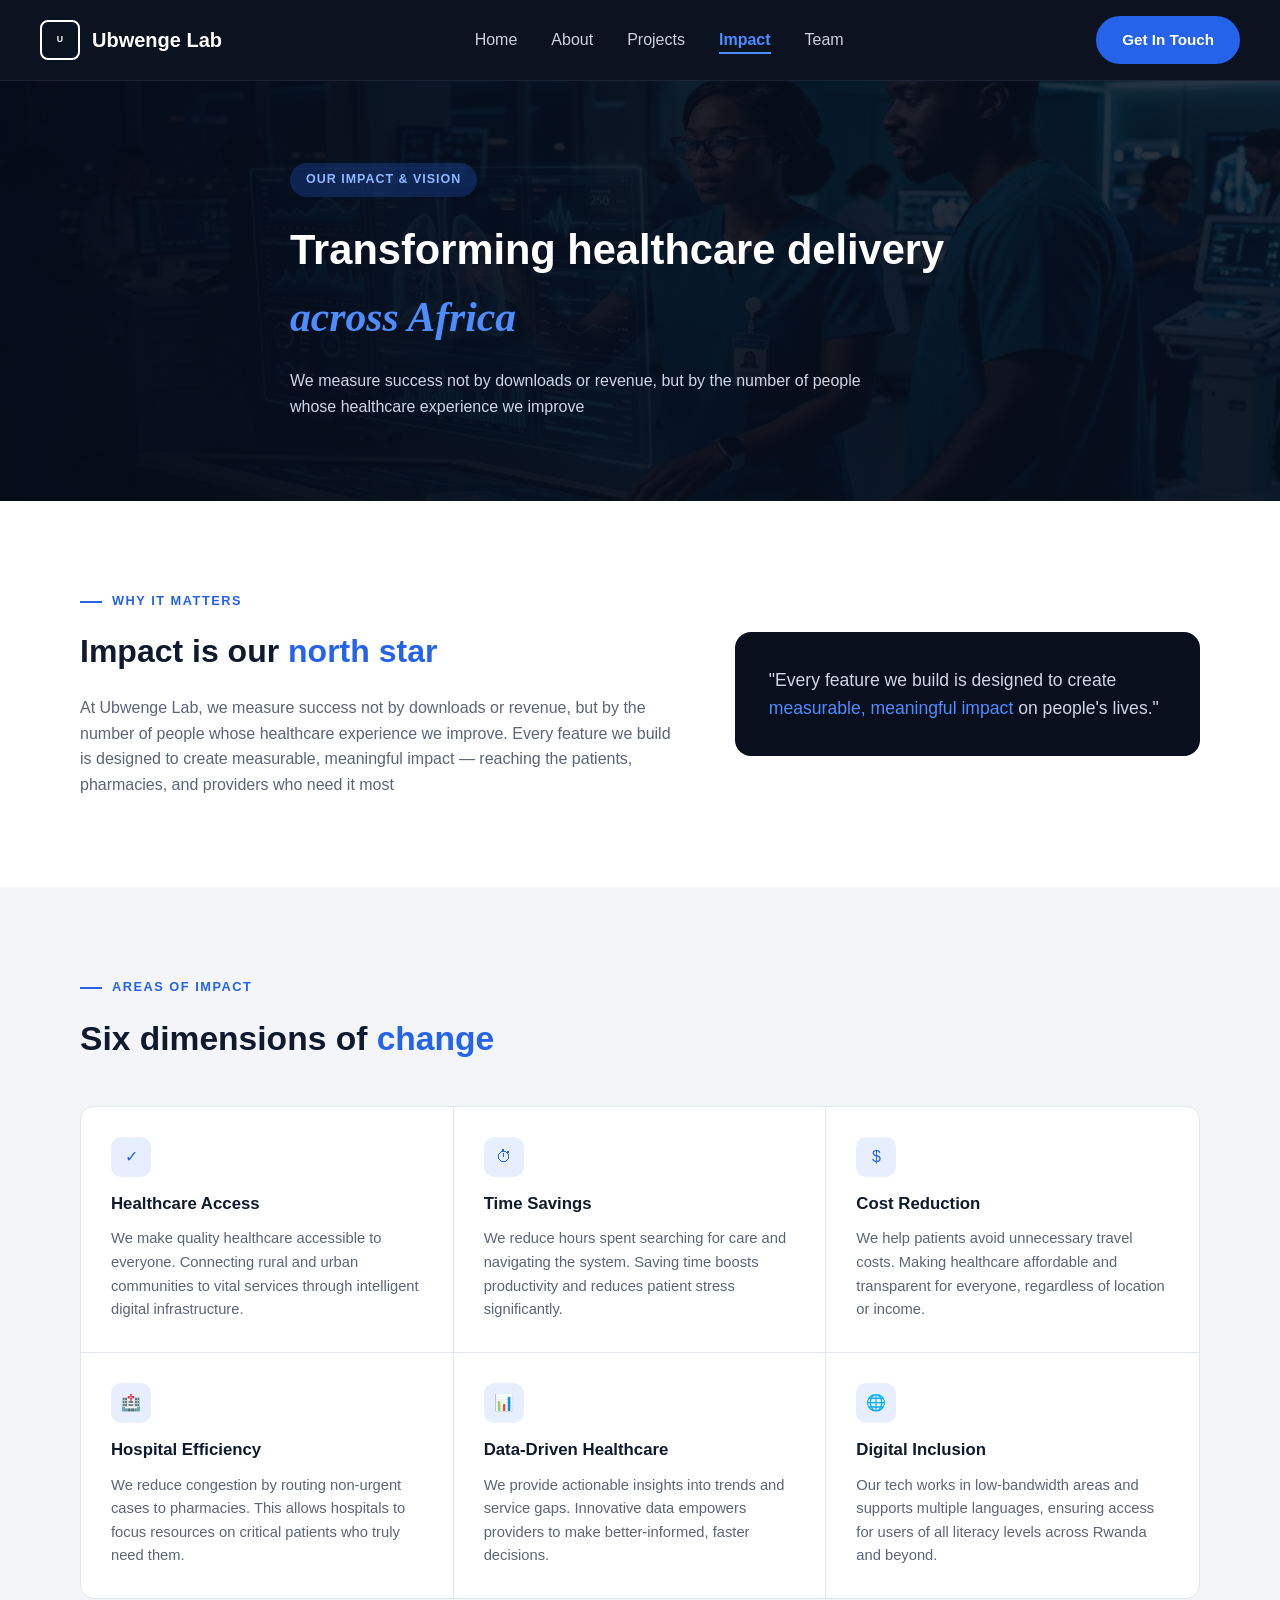
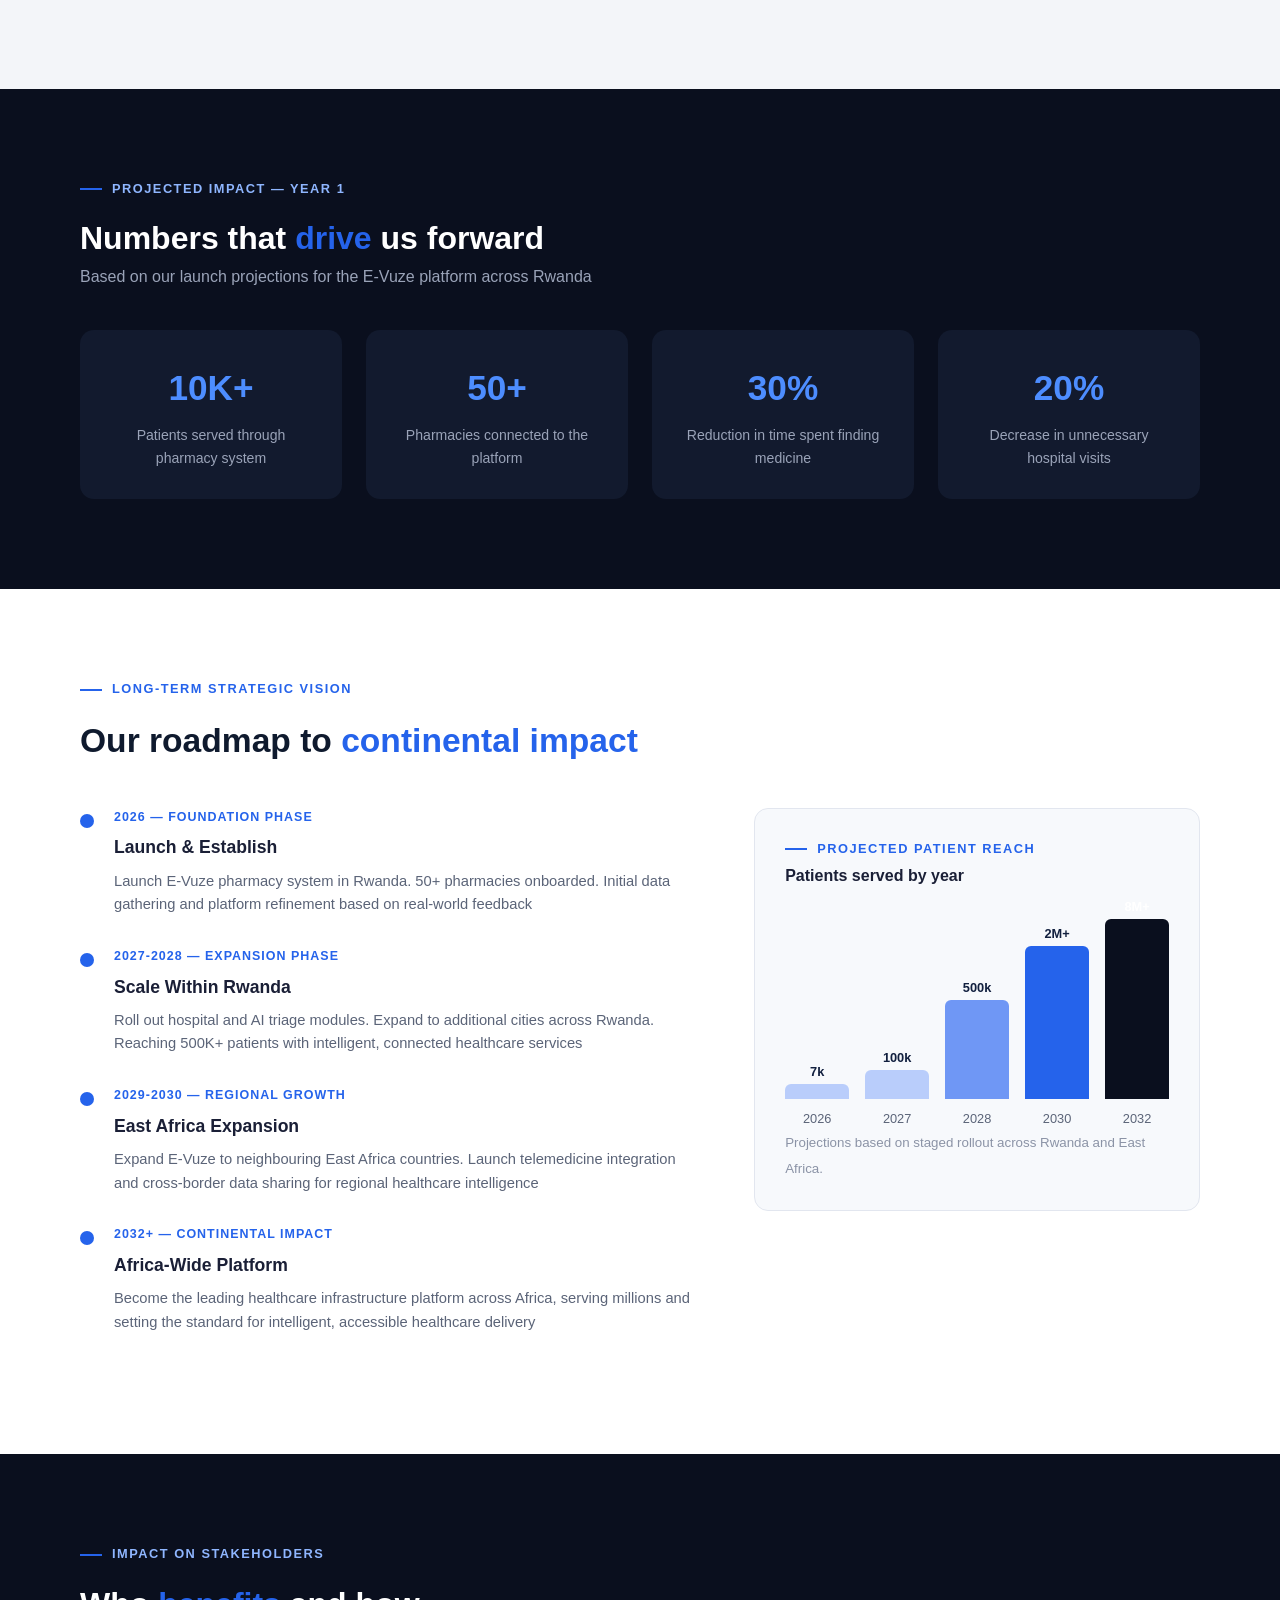
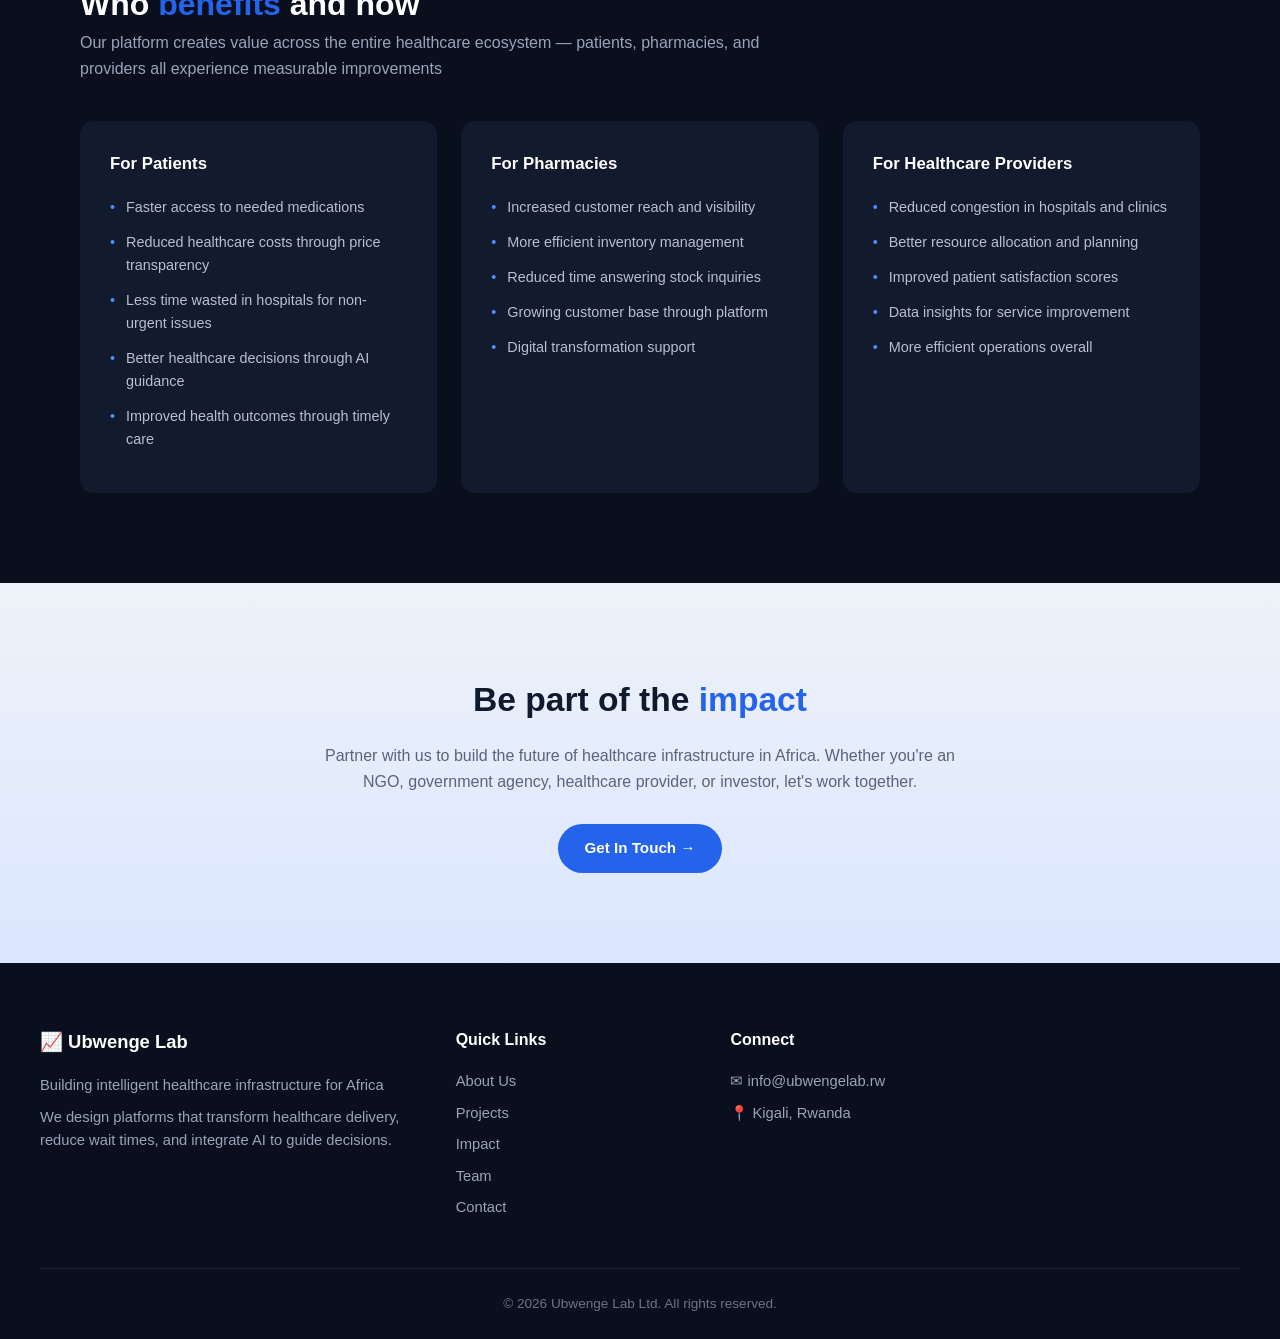
<file: impact.html>
<!DOCTYPE html>
<html lang="en">
<head>
<meta charset="UTF-8">
<meta name="viewport" content="width=device-width, initial-scale=1.0">
<title>Impact — Ubwenge Lab</title>
<link rel="stylesheet" href="styles.css">
<style>
  .impact-hero {
    min-height: 420px;
    display: flex; align-items: center;
    background: linear-gradient(180deg, rgba(6,12,26,.55), rgba(6,12,26,.7)), url('images/impact-hero.png') center/cover no-repeat;
    color: #fff;
  }
  .impact-hero .eyebrow-badge { display:inline-block; background: rgba(37,99,235,.25); color:#8fb6ff; font-size:.78rem; font-weight:700; letter-spacing:1px; padding:7px 16px; border-radius:20px; margin-bottom:20px;}
  .impact-hero h1 { color:#fff; font-size: 2.6rem; max-width: 700px; margin-bottom: 18px; }
  .impact-hero h1 em { color: #4d8dff; font-style: italic; font-family: Georgia, serif; }
  .impact-hero p { color: #cfd6e6; max-width: 600px; }

  .northstar { display: grid; grid-template-columns: 1.3fr 1fr; gap: 50px; align-items: center; }
  .northstar h2 { font-size: 2rem; margin-bottom: 18px; }
  .northstar p { color: #5b6478; }
  .quote-box {
    background: #0a0f1e; color: #fff; border-radius: 16px; padding: 34px;
  }
  .quote-box p { color: #cfd6e6; font-size: 1.1rem; font-weight: 500; }
  .quote-box .text-blue { color: #4d8dff; }

  .areas-section { background: #f3f5f9; }
  .areas-grid { display: grid; grid-template-columns: repeat(3,1fr); background: #fff; border: 1px solid #e2e6ef; border-radius: 14px; margin-top: 40px; overflow: hidden; }
  .area-card { padding: 30px; border-right: 1px solid #e2e6ef; border-bottom: 1px solid #e2e6ef; }
  .area-card:nth-child(3n) { border-right: none; }
  .area-card:nth-child(4), .area-card:nth-child(5), .area-card:nth-child(6) { border-bottom: none; }
  .area-icon { width: 40px; height: 40px; border-radius: 10px; background: #e7effe; color: #2563eb; display: flex; align-items: center; justify-content: center; margin-bottom: 14px; }
  .area-card h3 { font-size: 1.05rem; margin-bottom: 10px; }
  .area-card p { color: #5b6478; font-size: 0.92rem; }

  .numbers-section { background: #0a0f1e; color: #fff; }
  .numbers-section h2 { color: #fff; font-size: 2rem; }
  .numbers-section .sub { color: #9aa3b8; margin-bottom: 40px; }
  .stat-grid { display: grid; grid-template-columns: repeat(4,1fr); gap: 24px; }
  .stat-box { background: #121a2e; border-radius: 14px; padding: 30px; text-align: center; }
  .stat-box .num { font-size: 2.2rem; font-weight: 800; color: #4d8dff; margin-bottom: 8px; }
  .stat-box .label { color: #9aa3b8; font-size: 0.88rem; }

  .roadmap2 { display: grid; grid-template-columns: 1.4fr 1fr; gap: 50px; margin-top: 40px; }
  .rm-item { display: flex; gap: 20px; padding-bottom: 30px; }
  .rm-dot { width: 14px; height: 14px; border-radius: 50%; background: #2563eb; margin-top: 6px; flex-shrink: 0; }
  .rm-item .phase { color: #2563eb; font-weight: 700; font-size: 0.78rem; letter-spacing: 1px; margin-bottom: 6px; }
  .rm-item h4 { font-size: 1.1rem; margin-bottom: 8px; }
  .rm-item p { color: #5b6478; font-size: 0.92rem; }
  .patient-reach-card { background: #f7f9fc; border: 1px solid #e2e6ef; border-radius: 14px; padding: 30px; height: fit-content; }
  .bar-chart { display: flex; align-items: flex-end; gap: 16px; height: 180px; margin: 30px 0 10px; }
  .bar { flex:1; background: #b9cdfb; border-radius: 6px 6px 0 0; text-align: center; position: relative; display: flex; align-items: flex-end; justify-content: center;}
  .bar span { position: absolute; top: -22px; font-size: 0.8rem; font-weight: 700; color: #12203f; }
  .bar-labels { display: flex; gap: 16px; }
  .bar-labels span { flex: 1; text-align: center; font-size: 0.8rem; color: #5b6478; }
  .patient-reach-card small { color: #8b93a6; }

  .stakeholders-section { background: #0a0f1e; color: #fff; }
  .stakeholders-section h2 { color: #fff; font-size: 2rem; }
  .stakeholders-section .sub { color: #9aa3b8; max-width: 700px; margin-bottom: 40px; }
  .stake-grid { display: grid; grid-template-columns: repeat(3,1fr); gap: 24px; }
  .stake-card { background: #121a2e; border-radius: 14px; padding: 30px; }
  .stake-card h3 { color: #fff; font-size: 1.05rem; margin-bottom: 18px; }
  .stake-card li { color: #b7bfd1; font-size: 0.9rem; margin-bottom: 12px; padding-left: 16px; position: relative; }
  .stake-card li::before { content: "•"; position: absolute; left: 0; color: #4d8dff; }

  .impact-cta { background: linear-gradient(180deg,#eef2f8,#dbe6ff); text-align: center; }
  .impact-cta h2 { font-size: 2.1rem; margin-bottom: 16px; }
  .impact-cta p { color: #5b6478; max-width: 650px; margin: 0 auto 30px; }
</style>
</head>
<body>

<nav class="navbar dark">
  <div class="nav-inner">
    <div class="nav-brand"><div class="nav-logo">U</div>Ubwenge Lab</div>
    <ul class="nav-links">
      <li><a href="index.html">Home</a></li>
      <li><a href="about.html">About</a></li>
      <li><a href="projects.html">Projects</a></li>
      <li><a href="impact.html" class="active">Impact</a></li>
      <li><a href="team.html">Team</a></li>
    </ul>
    <a href="contact.html" class="btn btn-primary">Get In Touch</a>
  </div>
</nav>

<header class="impact-hero">
  <div class="container">
    <span class="eyebrow-badge">OUR IMPACT & VISION</span>
    <h1>Transforming healthcare delivery <em>across Africa</em></h1>
    <p>We measure success not by downloads or revenue, but by the number of people whose healthcare experience we improve</p>
  </div>
</header>

<section>
  <div class="container northstar">
    <div>
      <div class="eyebrow">WHY IT MATTERS</div>
      <h2>Impact is our <span class="text-blue">north star</span></h2>
      <p>At Ubwenge Lab, we measure success not by downloads or revenue, but by the number of people whose healthcare experience we improve. Every feature we build is designed to create measurable, meaningful impact — reaching the patients, pharmacies, and providers who need it most</p>
    </div>
    <div class="quote-box">
      <p>"Every feature we build is designed to create <span class="text-blue">measurable, meaningful impact</span> on people's lives."</p>
    </div>
  </div>
</section>

<section class="areas-section">
  <div class="container">
    <div class="eyebrow">AREAS OF IMPACT</div>
    <h2 class="section-title">Six dimensions of <span class="text-blue">change</span></h2>
    <div class="areas-grid">
      <div class="area-card"><div class="area-icon">✓</div><h3>Healthcare Access</h3><p>We make quality healthcare accessible to everyone. Connecting rural and urban communities to vital services through intelligent digital infrastructure.</p></div>
      <div class="area-card"><div class="area-icon">⏱</div><h3>Time Savings</h3><p>We reduce hours spent searching for care and navigating the system. Saving time boosts productivity and reduces patient stress significantly.</p></div>
      <div class="area-card"><div class="area-icon">$</div><h3>Cost Reduction</h3><p>We help patients avoid unnecessary travel costs. Making healthcare affordable and transparent for everyone, regardless of location or income.</p></div>
      <div class="area-card"><div class="area-icon">🏥</div><h3>Hospital Efficiency</h3><p>We reduce congestion by routing non-urgent cases to pharmacies. This allows hospitals to focus resources on critical patients who truly need them.</p></div>
      <div class="area-card"><div class="area-icon">📊</div><h3>Data-Driven Healthcare</h3><p>We provide actionable insights into trends and service gaps. Innovative data empowers providers to make better-informed, faster decisions.</p></div>
      <div class="area-card"><div class="area-icon">🌐</div><h3>Digital Inclusion</h3><p>Our tech works in low-bandwidth areas and supports multiple languages, ensuring access for users of all literacy levels across Rwanda and beyond.</p></div>
    </div>
  </div>
</section>

<section class="numbers-section">
  <div class="container">
    <div class="eyebrow" style="color:#8fb6ff;">PROJECTED IMPACT — YEAR 1</div>
    <h2>Numbers that <span class="text-blue">drive</span> us forward</h2>
    <p class="sub">Based on our launch projections for the E-Vuze platform across Rwanda</p>
    <div class="stat-grid">
      <div class="stat-box"><div class="num">10K+</div><div class="label">Patients served through pharmacy system</div></div>
      <div class="stat-box"><div class="num">50+</div><div class="label">Pharmacies connected to the platform</div></div>
      <div class="stat-box"><div class="num">30%</div><div class="label">Reduction in time spent finding medicine</div></div>
      <div class="stat-box"><div class="num">20%</div><div class="label">Decrease in unnecessary hospital visits</div></div>
    </div>
  </div>
</section>

<section>
  <div class="container">
    <div class="eyebrow">LONG-TERM STRATEGIC VISION</div>
    <h2 class="section-title">Our roadmap to <span class="text-blue">continental impact</span></h2>
    <div class="roadmap2">
      <div>
        <div class="rm-item">
          <div class="rm-dot"></div>
          <div><div class="phase">2026 — FOUNDATION PHASE</div><h4>Launch & Establish</h4><p>Launch E-Vuze pharmacy system in Rwanda. 50+ pharmacies onboarded. Initial data gathering and platform refinement based on real-world feedback</p></div>
        </div>
        <div class="rm-item">
          <div class="rm-dot"></div>
          <div><div class="phase">2027-2028 — EXPANSION PHASE</div><h4>Scale Within Rwanda</h4><p>Roll out hospital and AI triage modules. Expand to additional cities across Rwanda. Reaching 500K+ patients with intelligent, connected healthcare services</p></div>
        </div>
        <div class="rm-item">
          <div class="rm-dot"></div>
          <div><div class="phase">2029-2030 — REGIONAL GROWTH</div><h4>East Africa Expansion</h4><p>Expand E-Vuze to neighbouring East Africa countries. Launch telemedicine integration and cross-border data sharing for regional healthcare intelligence</p></div>
        </div>
        <div class="rm-item">
          <div class="rm-dot"></div>
          <div><div class="phase">2032+ — CONTINENTAL IMPACT</div><h4>Africa-Wide Platform</h4><p>Become the leading healthcare infrastructure platform across Africa, serving millions and setting the standard for intelligent, accessible healthcare delivery</p></div>
        </div>
      </div>
      <div class="patient-reach-card">
        <div class="eyebrow" style="margin-bottom:4px;">PROJECTED PATIENT REACH</div>
        <h4>Patients served by year</h4>
        <div class="bar-chart">
          <div class="bar" style="height:8%;"><span>7k</span></div>
          <div class="bar" style="height:16%;"><span>100k</span></div>
          <div class="bar" style="height:55%;background:#6f97f5;"><span>500k</span></div>
          <div class="bar" style="height:85%;background:#2563eb;"><span>2M+</span></div>
          <div class="bar" style="height:100%;background:#0a0f1e;"><span style="color:#fff;">8M+</span></div>
        </div>
        <div class="bar-labels"><span>2026</span><span>2027</span><span>2028</span><span>2030</span><span>2032</span></div>
        <small>Projections based on staged rollout across Rwanda and East Africa.</small>
      </div>
    </div>
  </div>
</section>

<section class="stakeholders-section">
  <div class="container">
    <div class="eyebrow" style="color:#8fb6ff;">IMPACT ON STAKEHOLDERS</div>
    <h2>Who <span class="text-blue">benefits</span> and how</h2>
    <p class="sub">Our platform creates value across the entire healthcare ecosystem — patients, pharmacies, and providers all experience measurable improvements</p>
    <div class="stake-grid">
      <div class="stake-card">
        <h3>For Patients</h3>
        <ul>
          <li>Faster access to needed medications</li>
          <li>Reduced healthcare costs through price transparency</li>
          <li>Less time wasted in hospitals for non-urgent issues</li>
          <li>Better healthcare decisions through AI guidance</li>
          <li>Improved health outcomes through timely care</li>
        </ul>
      </div>
      <div class="stake-card">
        <h3>For Pharmacies</h3>
        <ul>
          <li>Increased customer reach and visibility</li>
          <li>More efficient inventory management</li>
          <li>Reduced time answering stock inquiries</li>
          <li>Growing customer base through platform</li>
          <li>Digital transformation support</li>
        </ul>
      </div>
      <div class="stake-card">
        <h3>For Healthcare Providers</h3>
        <ul>
          <li>Reduced congestion in hospitals and clinics</li>
          <li>Better resource allocation and planning</li>
          <li>Improved patient satisfaction scores</li>
          <li>Data insights for service improvement</li>
          <li>More efficient operations overall</li>
        </ul>
      </div>
    </div>
  </div>
</section>

<section class="impact-cta">
  <div class="container">
    <h2>Be part of the <span class="text-blue">impact</span></h2>
    <p>Partner with us to build the future of healthcare infrastructure in Africa. Whether you're an NGO, government agency, healthcare provider, or investor, let's work together.</p>
    <a href="contact.html" class="btn btn-primary">Get In Touch →</a>
  </div>
</section>

<footer class="footer">
  <div class="footer-inner">
    <div class="footer-col">
      <div class="footer-brand">📈 Ubwenge Lab</div>
      <p>Building intelligent healthcare infrastructure for Africa</p>
      <p>We design platforms that transform healthcare delivery, reduce wait times, and integrate AI to guide decisions.</p>
    </div>
    <div class="footer-col">
      <h4>Quick Links</h4>
      <ul>
        <li><a href="about.html">About Us</a></li>
        <li><a href="projects.html">Projects</a></li>
        <li><a href="impact.html">Impact</a></li>
        <li><a href="team.html">Team</a></li>
        <li><a href="contact.html">Contact</a></li>
      </ul>
    </div>
    <div class="footer-col">
      <h4>Connect</h4>
      <ul>
        <li>✉ info@ubwengelab.rw</li>
        <li>📍 Kigali, Rwanda</li>
      </ul>
    </div>
  </div>
  <div class="footer-bottom">© 2026 Ubwenge Lab Ltd. All rights reserved.</div>
</footer>

</body>
</html>
</file>
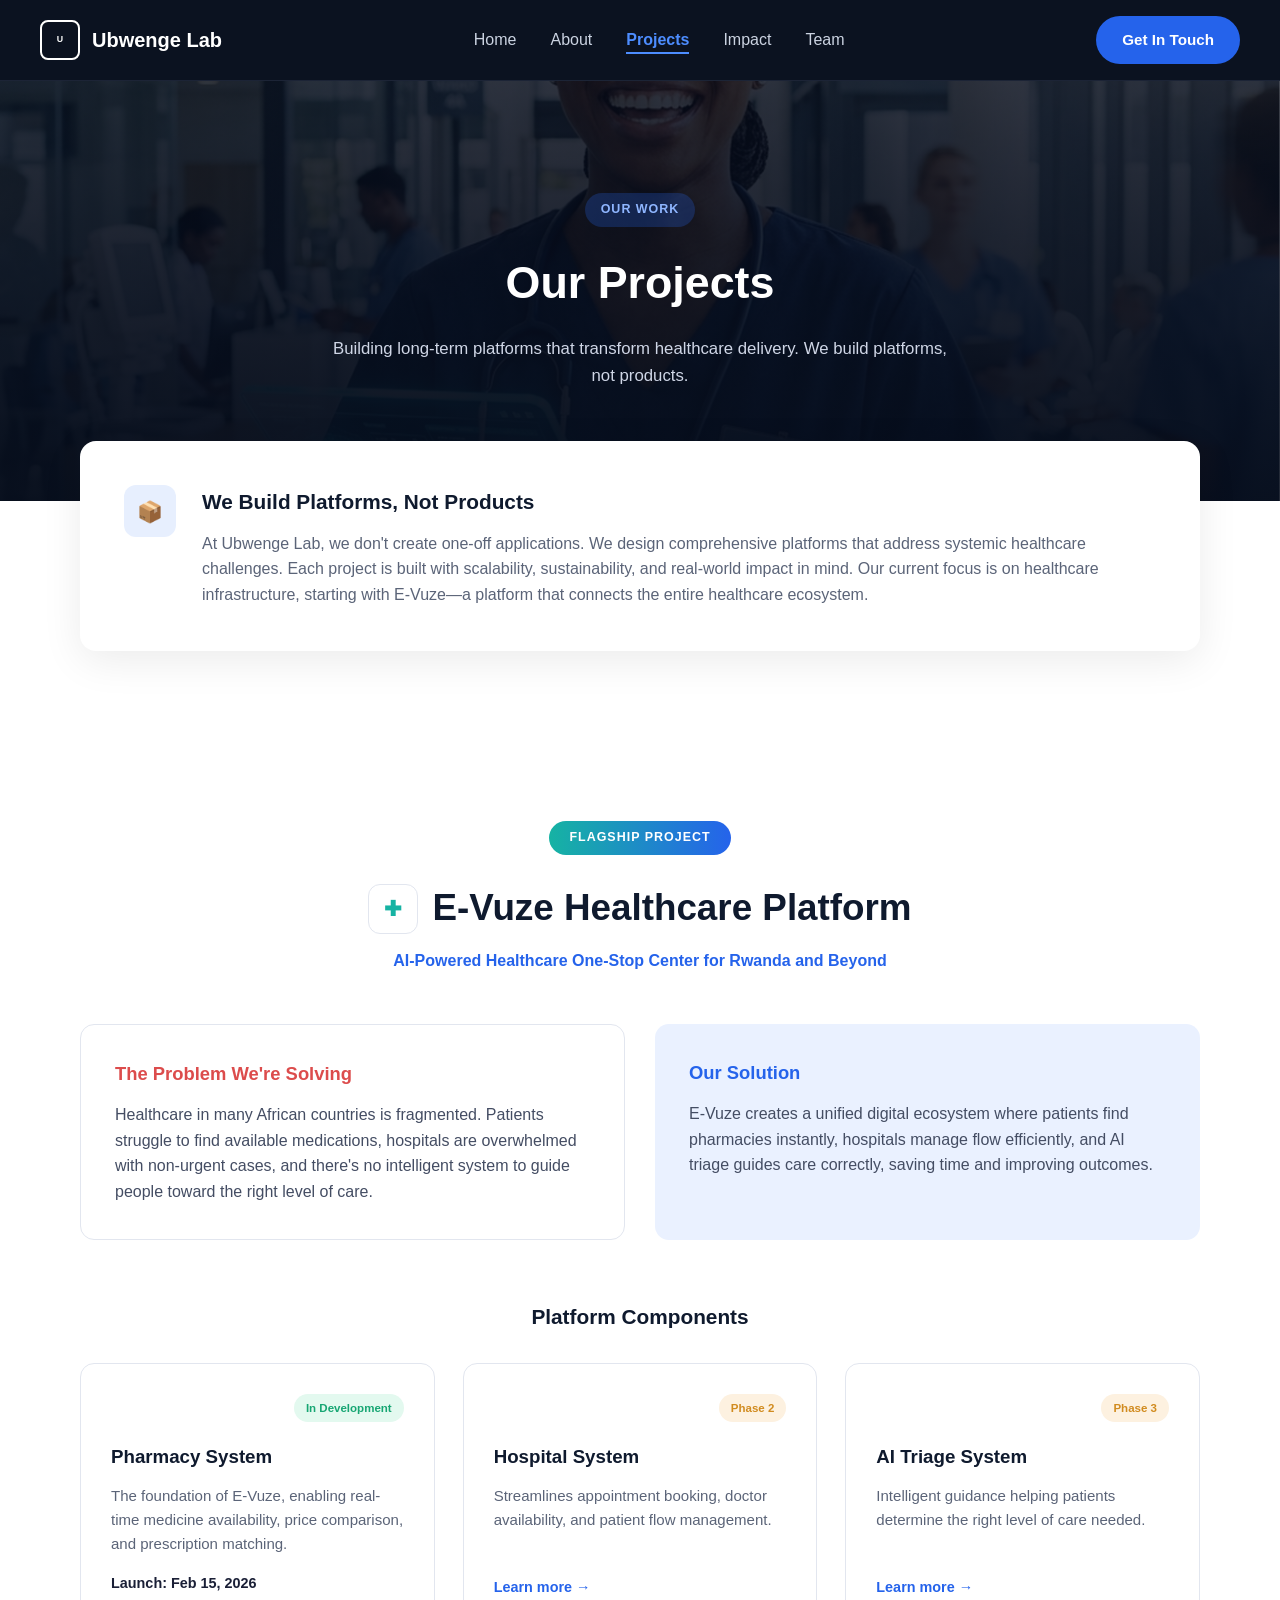
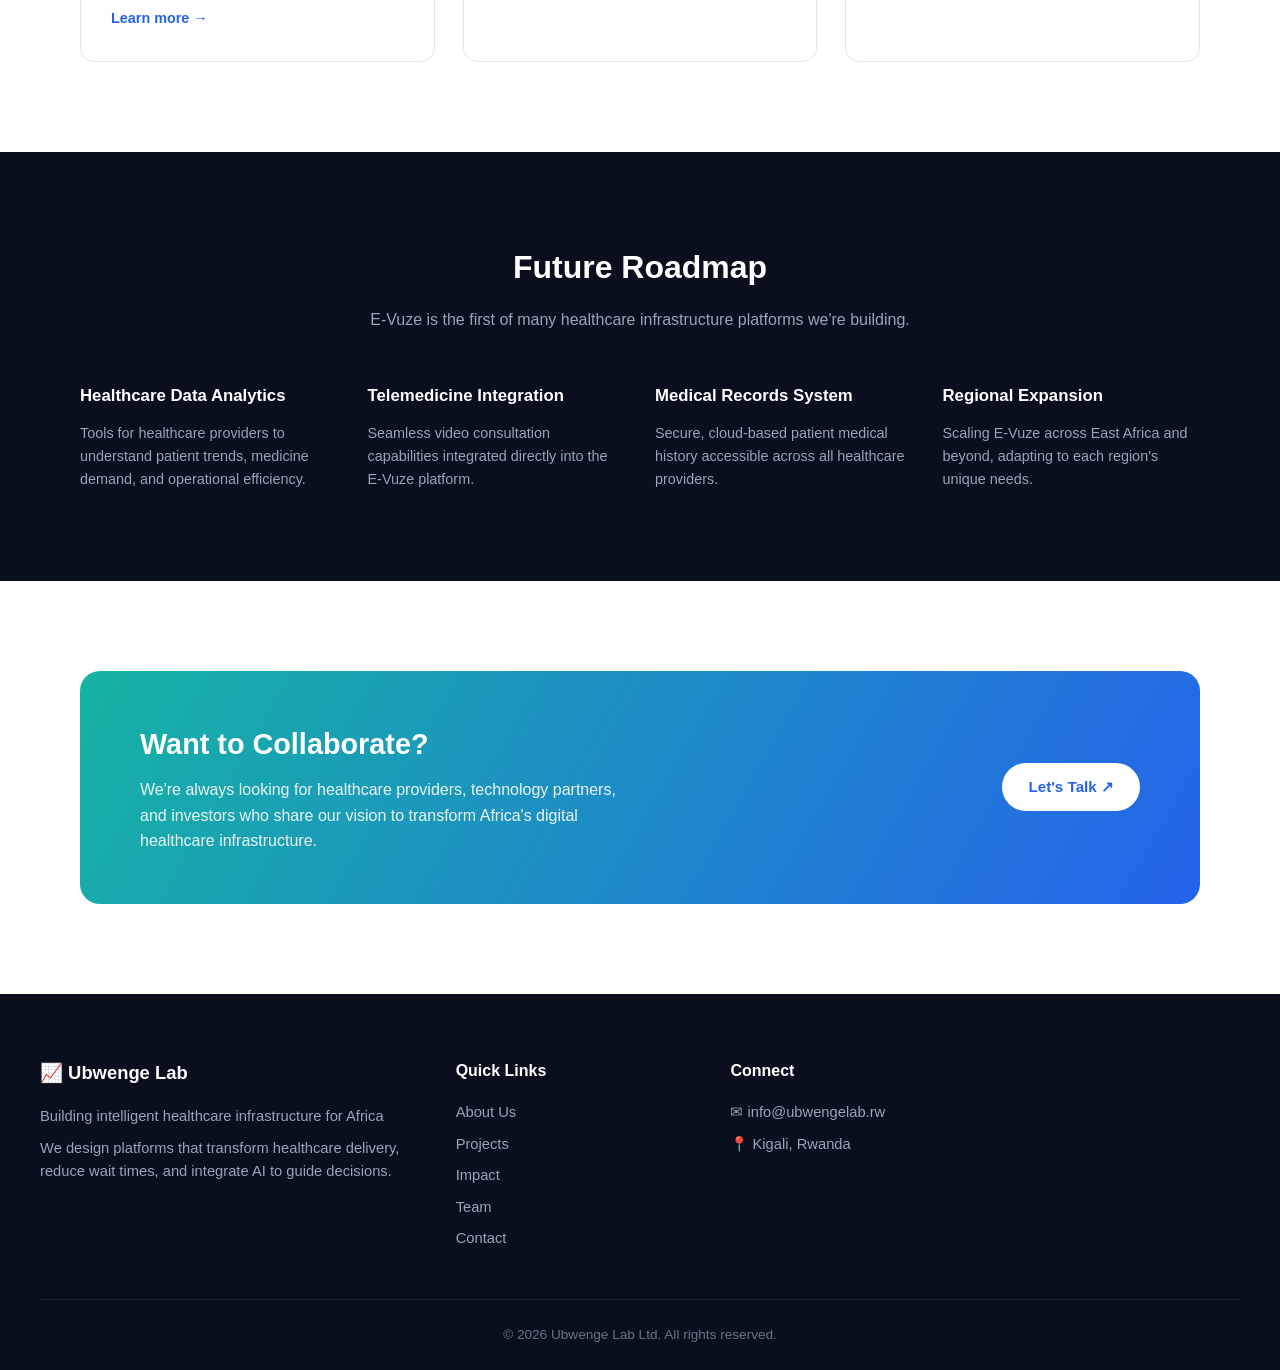
<file: projects.html>
<!DOCTYPE html>
<html lang="en">
<head>
<meta charset="UTF-8">
<meta name="viewport" content="width=device-width, initial-scale=1.0">
<title>Projects — Ubwenge Lab</title>
<link rel="stylesheet" href="styles.css">
<style>
  .projects-hero {
    position: relative;
    min-height: 420px;
    display: flex;
    align-items: center;
    justify-content: center;
    text-align: center;
    background: linear-gradient(180deg, rgba(6,12,26,.55), rgba(6,12,26,.72)), url('images/projects-hero.png') center/cover no-repeat;
    color: #fff;
  }
  .projects-hero .eyebrow-badge {
    display: inline-block;
    background: rgba(37,99,235,.25);
    color: #8fb6ff;
    font-size: 0.78rem; font-weight: 700; letter-spacing: 1px;
    padding: 7px 16px; border-radius: 20px; margin-bottom: 20px;
  }
  .projects-hero h1 { color: #fff; font-size: 2.8rem; margin-bottom: 18px; }
  .projects-hero p { color: #cfd6e6; max-width: 640px; margin: 0 auto; font-size: 1.05rem; }

  .platforms-card {
    background: #fff;
    border-radius: 16px;
    box-shadow: 0 10px 40px rgba(0,0,0,.08);
    padding: 44px;
    display: flex;
    gap: 26px;
    align-items: flex-start;
    margin-top: -60px;
    position: relative;
    z-index: 2;
  }
  .platforms-card .icon { width: 52px; height: 52px; border-radius: 12px; background: #e7effe; color: #2563eb; display: flex; align-items: center; justify-content: center; font-size: 1.3rem; flex-shrink: 0; }
  .platforms-card h3 { font-size: 1.3rem; margin-bottom: 12px; }
  .platforms-card p { color: #5b6478; }

  .flagship-header { text-align: center; margin-top: 80px; }
  .flagship-tag {
    display: inline-block;
    background: linear-gradient(90deg,#16b3a3,#2563eb);
    color: #fff; font-weight: 700; font-size: 0.78rem; letter-spacing: 1px;
    padding: 7px 20px; border-radius: 20px; margin-bottom: 24px;
  }
  .flagship-header h2 { font-size: 2.3rem; display: flex; align-items: center; justify-content: center; gap: 14px; }
  .evuze-icon { width: 50px; height: 50px; border-radius: 12px; background: #fff; border: 1px solid #e2e6ef; display: flex; align-items: center; justify-content: center; font-size: 1.3rem; color: #16b3a3; }
  .flagship-header .sub { color: #2563eb; font-weight: 600; margin-top: 10px; }

  .problem-solution { display: grid; grid-template-columns: 1fr 1fr; gap: 30px; margin-top: 50px; }
  .ps-card { border-radius: 14px; padding: 34px; }
  .ps-card.problem { background: #fff; border: 1px solid #e2e6ef; }
  .ps-card.solution { background: #eaf1ff; }
  .ps-card h3 { margin-bottom: 14px; font-size: 1.15rem; }
  .ps-card.problem h3 { color: #dc4c4c; }
  .ps-card.solution h3 { color: #2563eb; }
  .ps-card p { color: #444d63; }

  .components-title { text-align: center; margin: 60px 0 30px; font-size: 1.3rem; font-weight: 700; }
  .component-card { background: #fff; border: 1px solid #e2e6ef; border-radius: 14px; padding: 30px; }
  .component-top { display: flex; justify-content: space-between; align-items: center; margin-bottom: 20px; }
  .comp-status { font-size: 0.72rem; font-weight: 700; padding: 5px 12px; border-radius: 20px; }
  .comp-status.dev { background: #e3f9ef; color: #17a673; }
  .comp-status.phase2 { background: #fdf1e0; color: #d18b1f; }
  .comp-status.phase3 { background: #fdf1e0; color: #d18b1f; }
  .component-card h3 { margin-bottom: 12px; }
  .component-card p { color: #5b6478; font-size: 0.94rem; margin-bottom: 16px; }
  .component-card .launch { font-weight: 700; font-size: 0.9rem; margin-bottom: 10px; }
  .learn-more { color: #2563eb; font-weight: 600; font-size: 0.9rem; }

  .roadmap-section { background: #0a0f1e; color: #fff; text-align: center; }
  .roadmap-section h2 { color: #fff; font-size: 2rem; margin-bottom: 14px; }
  .roadmap-section p.sub { color: #9aa3b8; max-width: 600px; margin: 0 auto 50px; }
  .roadmap-grid { display: grid; grid-template-columns: repeat(4,1fr); gap: 30px; text-align: left; }
  .roadmap-grid h4 { color: #fff; margin-bottom: 12px; font-size: 1.05rem; }
  .roadmap-grid p { color: #9aa3b8; font-size: 0.9rem; }

  .collab-band {
    background: linear-gradient(120deg,#16b3a3,#2563eb);
    border-radius: 20px;
    padding: 50px 60px;
    color: #fff;
    display: flex; align-items: center; justify-content: space-between;
  }
  .collab-band h2 { color: #fff; font-size: 1.8rem; margin-bottom: 10px; }
  .collab-band p { color: #eaf6f4; max-width: 480px; }
</style>
</head>
<body>

<nav class="navbar dark">
  <div class="nav-inner">
    <div class="nav-brand"><div class="nav-logo">U</div>Ubwenge Lab</div>
    <ul class="nav-links">
      <li><a href="index.html">Home</a></li>
      <li><a href="about.html">About</a></li>
      <li><a href="projects.html" class="active">Projects</a></li>
      <li><a href="impact.html">Impact</a></li>
      <li><a href="team.html">Team</a></li>
    </ul>
    <a href="contact.html" class="btn btn-primary">Get In Touch</a>
  </div>
</nav>

<header class="projects-hero">
  <div class="container">
    <span class="eyebrow-badge">OUR WORK</span>
    <h1>Our Projects</h1>
    <p>Building long-term platforms that transform healthcare delivery. We build platforms, not products.</p>
  </div>
</header>

<div class="container">
  <div class="platforms-card">
    <div class="icon">📦</div>
    <div>
      <h3>We Build Platforms, Not Products</h3>
      <p>At Ubwenge Lab, we don't create one-off applications. We design comprehensive platforms that address systemic healthcare challenges. Each project is built with scalability, sustainability, and real-world impact in mind. Our current focus is on healthcare infrastructure, starting with E-Vuze—a platform that connects the entire healthcare ecosystem.</p>
    </div>
  </div>
</div>

<section>
  <div class="container">
    <div class="flagship-header">
      <span class="flagship-tag">FLAGSHIP PROJECT</span>
      <h2><span class="evuze-icon">✚</span> E-Vuze Healthcare Platform</h2>
      <p class="sub">AI-Powered Healthcare One-Stop Center for Rwanda and Beyond</p>
    </div>

    <div class="problem-solution">
      <div class="ps-card problem">
        <h3>The Problem We're Solving</h3>
        <p>Healthcare in many African countries is fragmented. Patients struggle to find available medications, hospitals are overwhelmed with non-urgent cases, and there's no intelligent system to guide people toward the right level of care.</p>
      </div>
      <div class="ps-card solution">
        <h3>Our Solution</h3>
        <p>E-Vuze creates a unified digital ecosystem where patients find pharmacies instantly, hospitals manage flow efficiently, and AI triage guides care correctly, saving time and improving outcomes.</p>
      </div>
    </div>

    <h3 class="components-title">Platform Components</h3>
    <div class="grid-3">
      <div class="component-card">
        <div class="component-top"><span></span><span class="comp-status dev">In Development</span></div>
        <h3>Pharmacy System</h3>
        <p>The foundation of E-Vuze, enabling real-time medicine availability, price comparison, and prescription matching.</p>
        <div class="launch">Launch: Feb 15, 2026</div>
        <a href="#" class="learn-more">Learn more →</a>
      </div>
      <div class="component-card">
        <div class="component-top"><span></span><span class="comp-status phase2">Phase 2</span></div>
        <h3>Hospital System</h3>
        <p>Streamlines appointment booking, doctor availability, and patient flow management.</p>
        <br>
        <a href="#" class="learn-more">Learn more →</a>
      </div>
      <div class="component-card">
        <div class="component-top"><span></span><span class="comp-status phase3">Phase 3</span></div>
        <h3>AI Triage System</h3>
        <p>Intelligent guidance helping patients determine the right level of care needed.</p>
        <br>
        <a href="#" class="learn-more">Learn more →</a>
      </div>
    </div>
  </div>
</section>

<section class="roadmap-section">
  <div class="container">
    <h2>Future Roadmap</h2>
    <p class="sub">E-Vuze is the first of many healthcare infrastructure platforms we're building.</p>
    <div class="roadmap-grid">
      <div>
        <h4>Healthcare Data Analytics</h4>
        <p>Tools for healthcare providers to understand patient trends, medicine demand, and operational efficiency.</p>
      </div>
      <div>
        <h4>Telemedicine Integration</h4>
        <p>Seamless video consultation capabilities integrated directly into the E-Vuze platform.</p>
      </div>
      <div>
        <h4>Medical Records System</h4>
        <p>Secure, cloud-based patient medical history accessible across all healthcare providers.</p>
      </div>
      <div>
        <h4>Regional Expansion</h4>
        <p>Scaling E-Vuze across East Africa and beyond, adapting to each region's unique needs.</p>
      </div>
    </div>
  </div>
</section>

<section>
  <div class="container">
    <div class="collab-band">
      <div>
        <h2>Want to Collaborate?</h2>
        <p>We're always looking for healthcare providers, technology partners, and investors who share our vision to transform Africa's digital healthcare infrastructure.</p>
      </div>
      <a href="contact.html" class="btn btn-white">Let's Talk ↗</a>
    </div>
  </div>
</section>

<footer class="footer">
  <div class="footer-inner">
    <div class="footer-col">
      <div class="footer-brand">📈 Ubwenge Lab</div>
      <p>Building intelligent healthcare infrastructure for Africa</p>
      <p>We design platforms that transform healthcare delivery, reduce wait times, and integrate AI to guide decisions.</p>
    </div>
    <div class="footer-col">
      <h4>Quick Links</h4>
      <ul>
        <li><a href="about.html">About Us</a></li>
        <li><a href="projects.html">Projects</a></li>
        <li><a href="impact.html">Impact</a></li>
        <li><a href="team.html">Team</a></li>
        <li><a href="contact.html">Contact</a></li>
      </ul>
    </div>
    <div class="footer-col">
      <h4>Connect</h4>
      <ul>
        <li>✉ info@ubwengelab.rw</li>
        <li>📍 Kigali, Rwanda</li>
      </ul>
    </div>
  </div>
  <div class="footer-bottom">© 2026 Ubwenge Lab Ltd. All rights reserved.</div>
</footer>

</body>
</html>
</file>
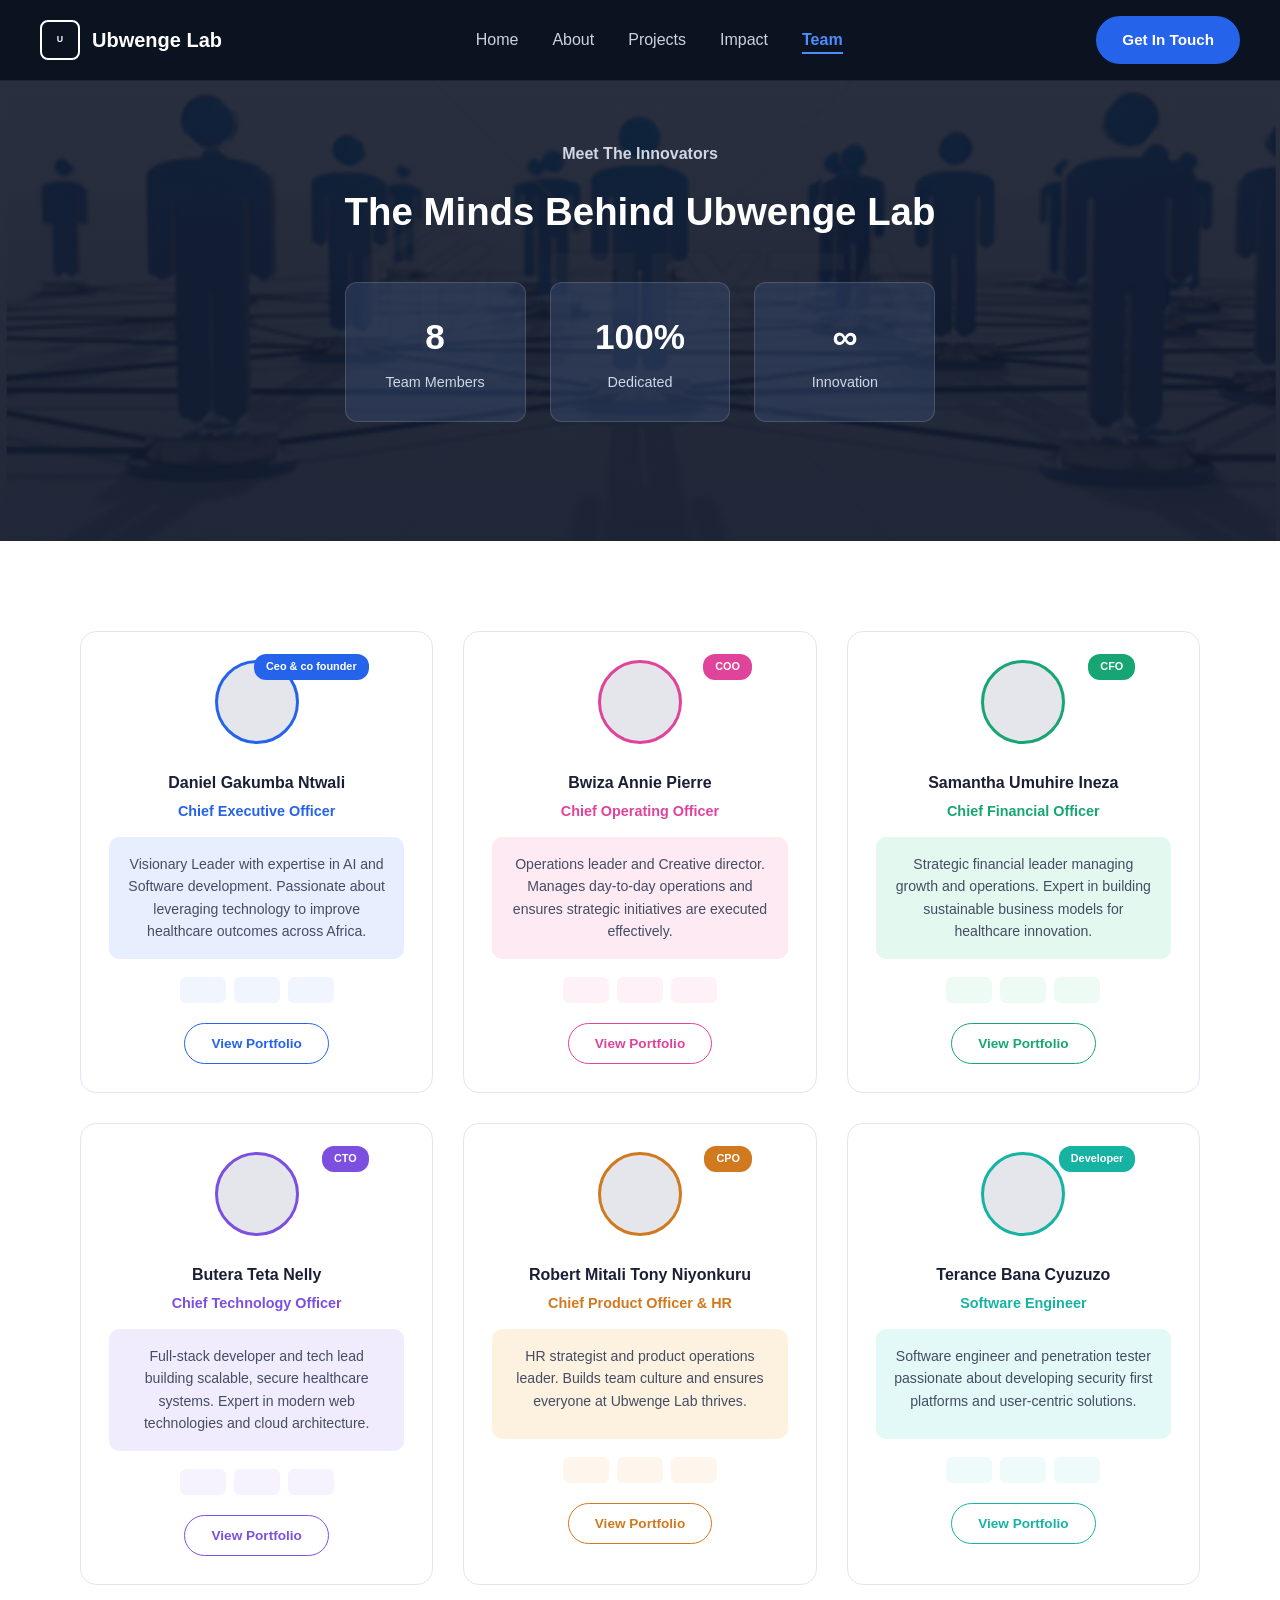
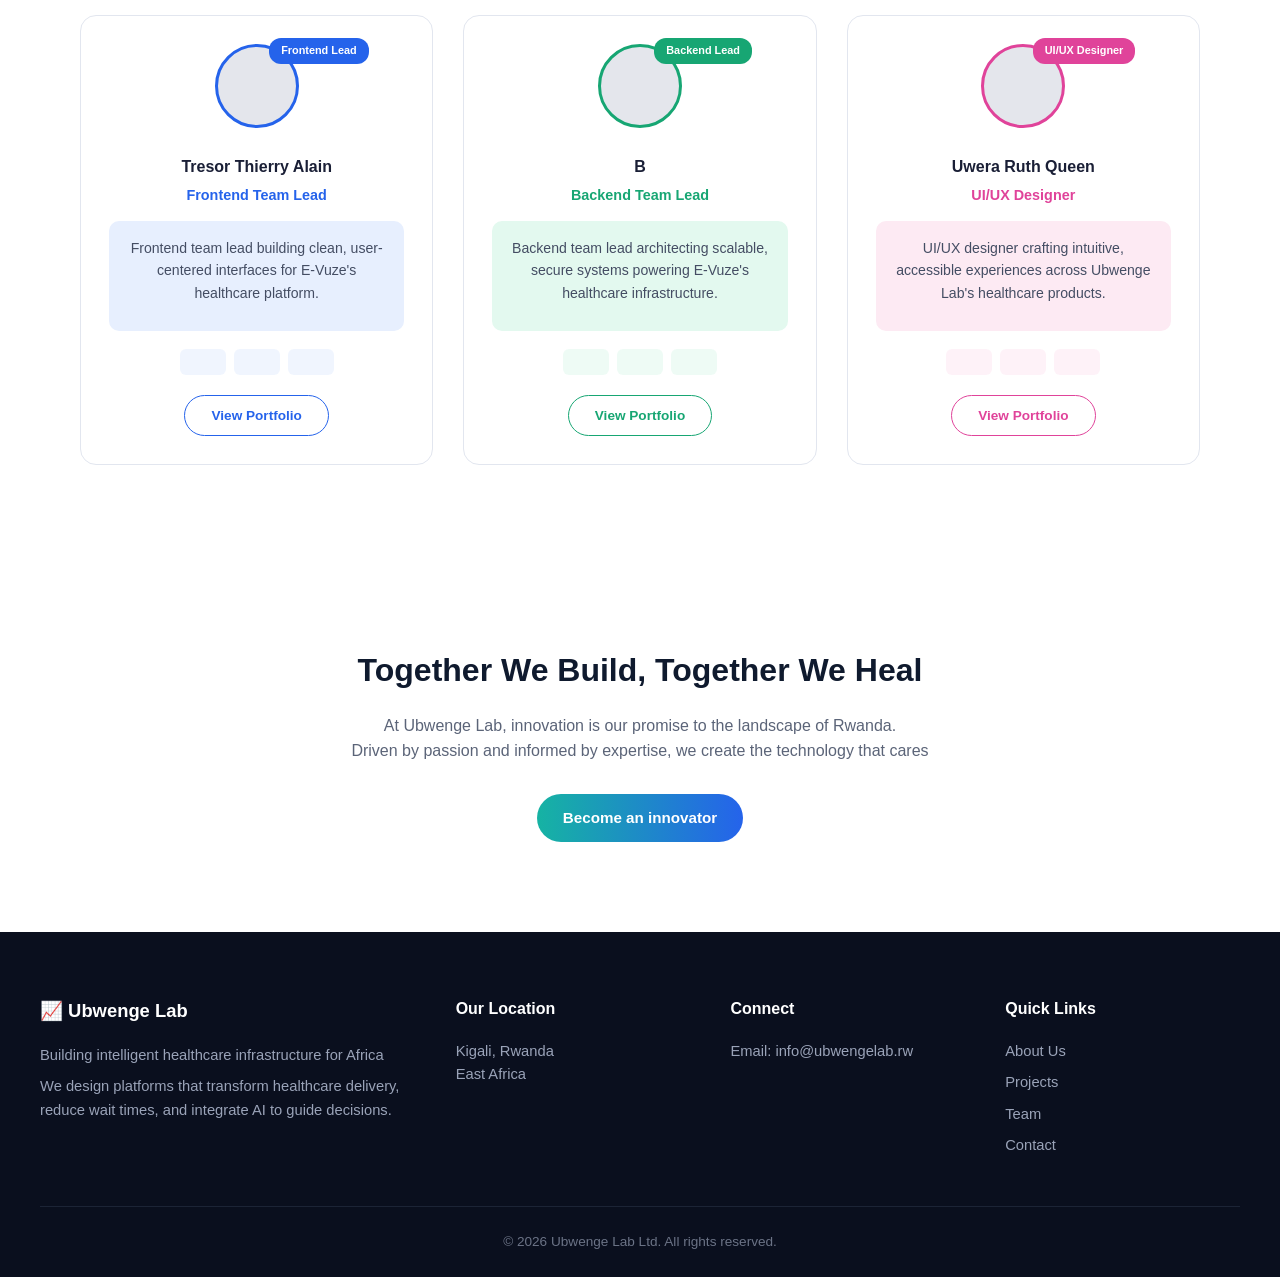
<file: team.html>
<!DOCTYPE html>
<html lang="en">
<head>
<meta charset="UTF-8">
<meta name="viewport" content="width=device-width, initial-scale=1.0">
<title>Team — Ubwenge Lab</title>
<link rel="stylesheet" href="styles.css">
<style>
  .team-hero {
    min-height: 460px;
    display: flex; align-items: center; text-align: center; flex-direction: column; justify-content: center;
    background: linear-gradient(180deg, rgba(20,28,48,.55), rgba(20,28,48,.72)), url('images/team-hero.png') center/cover no-repeat;
    color: #fff;
    padding-bottom: 60px;
  }
  .team-hero .eyebrow2 { color: #cfd6e6; font-weight: 600; margin-bottom: 14px; }
  .team-hero h1 { color: #fff; font-size: 2.4rem; margin-bottom: 40px; }
  .stat-strip { display: grid; grid-template-columns: repeat(3,1fr); gap: 24px; max-width: 900px; width: 100%; }
  .stat-strip .box { background: rgba(60,80,120,.4); border: 1px solid rgba(255,255,255,.15); border-radius: 12px; padding: 26px; }
  .stat-strip .box .big { font-size: 2.2rem; font-weight: 800; margin-bottom: 6px; }
  .stat-strip .box .lbl { color: #cfd6e6; font-size: 0.9rem; }

  .team-grid { display: grid; grid-template-columns: repeat(3,1fr); gap: 30px; }
  @media (max-width: 900px) { .team-grid { grid-template-columns: 1fr; } }
  .member-card {
    border: 1px solid #e2e6ef;
    border-radius: 16px;
    padding: 28px;
    text-align: center;
    position: relative;
  }
  .member-avatar-wrap { position: relative; display: inline-block; margin-bottom: 18px; }
  .member-avatar {
    width: 84px; height: 84px; border-radius: 50%;
    background: #e4e6ec; border: 3px solid; display: flex; align-items: center; justify-content: center;
  }
  .role-tag {
    position: absolute; top: -6px; right: -70px;
    color: #fff; font-size: 0.68rem; font-weight: 700;
    padding: 4px 12px; border-radius: 12px; white-space: nowrap;
  }
  .member-name { font-weight: 700; margin-bottom: 4px; }
  .member-title { font-weight: 600; font-size: 0.9rem; margin-bottom: 14px; }
  .member-bio { border-radius: 10px; padding: 16px; font-size: 0.88rem; color: #444d63; margin-bottom: 18px; min-height: 110px; }
  .skill-tags { display: flex; justify-content: center; gap: 8px; margin-bottom: 20px; }
  .skill-tags span { width: 46px; height: 26px; border-radius: 6px; }
  .portfolio-btn { display: inline-block; padding: 9px 26px; border-radius: 24px; font-weight: 700; font-size: 0.85rem; border: 1.5px solid; background: #fff; }

  /* per-member accent colors */
  .c-blue { border-color: #2563eb; } .bg-blue { background: #2563eb; } .bio-blue { background: #e7effe; } .btn-c-blue { color: #2563eb; border-color: #2563eb; }
  .c-pink { border-color: #e0439a; } .bg-pink { background: #e0439a; } .bio-pink { background: #fdeaf3; } .btn-c-pink { color: #e0439a; border-color: #e0439a; }
  .c-green { border-color: #17a673; } .bg-green { background: #17a673; } .bio-green { background: #e3f9ef; } .btn-c-green { color: #17a673; border-color: #17a673; }
  .c-purple { border-color: #7c4fe0; } .bg-purple { background: #7c4fe0; } .bio-purple { background: #f1ecfd; } .btn-c-purple { color: #7c4fe0; border-color: #7c4fe0; }
  .c-orange { border-color: #d1791f; } .bg-orange { background: #d1791f; } .bio-orange { background: #fdf1e0; } .btn-c-orange { color: #d1791f; border-color: #d1791f; }
  .c-teal { border-color: #16b3a3; } .bg-teal { background: #16b3a3; } .bio-teal { background: #e3f9f7; } .btn-c-teal { color: #16b3a3; border-color: #16b3a3; }

  .together-section { text-align: center; }
  .together-section h2 { font-size: 2rem; margin-bottom: 16px; }
  .together-section p { color: #5b6478; margin-bottom: 30px; }
</style>
</head>
<body>

<nav class="navbar dark">
  <div class="nav-inner">
    <div class="nav-brand"><div class="nav-logo">U</div>Ubwenge Lab</div>
    <ul class="nav-links">
      <li><a href="index.html">Home</a></li>
      <li><a href="about.html">About</a></li>
      <li><a href="projects.html">Projects</a></li>
      <li><a href="impact.html">Impact</a></li>
      <li><a href="team.html" class="active">Team</a></li>
    </ul>
    <a href="contact.html" class="btn btn-primary">Get In Touch</a>
  </div>
</nav>

<header class="team-hero">
  <div class="container" style="display:flex;flex-direction:column;align-items:center;">
    <div class="eyebrow2">Meet The Innovators</div>
    <h1>The Minds Behind Ubwenge Lab</h1>
    <div class="stat-strip">
      <div class="box"><div class="big">8</div><div class="lbl">Team Members</div></div>
      <div class="box"><div class="big">100%</div><div class="lbl">Dedicated</div></div>
      <div class="box"><div class="big">∞</div><div class="lbl">Innovation</div></div>
    </div>
  </div>
</header>

<section>
  <div class="container">
    <div class="team-grid">

      <div class="member-card">
        <div class="member-avatar-wrap">
          <div class="member-avatar c-blue"></div>
          <span class="role-tag bg-blue">Ceo & co founder</span>
        </div>
        <div class="member-name">Daniel Gakumba Ntwali</div>
        <div class="member-title" style="color:#2563eb;">Chief Executive Officer</div>
        <div class="member-bio bio-blue">Visionary Leader with expertise in AI and Software development. Passionate about leveraging technology to improve healthcare outcomes across Africa.</div>
        <div class="skill-tags"><span class="bio-blue" style="opacity:.6;"></span><span class="bio-blue" style="opacity:.6;"></span><span class="bio-blue" style="opacity:.6;"></span></div>
        <a href="#" class="portfolio-btn btn-c-blue">View Portfolio</a>
      </div>

      <div class="member-card">
        <div class="member-avatar-wrap">
          <div class="member-avatar c-pink"></div>
          <span class="role-tag bg-pink">COO</span>
        </div>
        <div class="member-name">Bwiza Annie Pierre</div>
        <div class="member-title" style="color:#e0439a;">Chief Operating Officer</div>
        <div class="member-bio bio-pink">Operations leader and Creative director. Manages day-to-day operations and ensures strategic initiatives are executed effectively.</div>
        <div class="skill-tags"><span class="bio-pink" style="opacity:.6;"></span><span class="bio-pink" style="opacity:.6;"></span><span class="bio-pink" style="opacity:.6;"></span></div>
        <a href="#" class="portfolio-btn btn-c-pink">View Portfolio</a>
      </div>

      <div class="member-card">
        <div class="member-avatar-wrap">
          <div class="member-avatar c-green"></div>
          <span class="role-tag bg-green">CFO</span>
        </div>
        <div class="member-name">Samantha Umuhire Ineza</div>
        <div class="member-title" style="color:#17a673;">Chief Financial Officer</div>
        <div class="member-bio bio-green">Strategic financial leader managing growth and operations. Expert in building sustainable business models for healthcare innovation.</div>
        <div class="skill-tags"><span class="bio-green" style="opacity:.6;"></span><span class="bio-green" style="opacity:.6;"></span><span class="bio-green" style="opacity:.6;"></span></div>
        <a href="#" class="portfolio-btn btn-c-green">View Portfolio</a>
      </div>

      <div class="member-card">
        <div class="member-avatar-wrap">
          <div class="member-avatar c-purple"></div>
          <span class="role-tag bg-purple">CTO</span>
        </div>
        <div class="member-name">Butera Teta Nelly</div>
        <div class="member-title" style="color:#7c4fe0;">Chief Technology Officer</div>
        <div class="member-bio bio-purple">Full-stack developer and tech lead building scalable, secure healthcare systems. Expert in modern web technologies and cloud architecture.</div>
        <div class="skill-tags"><span class="bio-purple" style="opacity:.6;"></span><span class="bio-purple" style="opacity:.6;"></span><span class="bio-purple" style="opacity:.6;"></span></div>
        <a href="#" class="portfolio-btn btn-c-purple">View Portfolio</a>
      </div>

      <div class="member-card">
        <div class="member-avatar-wrap">
          <div class="member-avatar c-orange"></div>
          <span class="role-tag bg-orange">CPO</span>
        </div>
        <div class="member-name">Robert Mitali Tony Niyonkuru</div>
        <div class="member-title" style="color:#d1791f;">Chief Product Officer & HR</div>
        <div class="member-bio bio-orange">HR strategist and product operations leader. Builds team culture and ensures everyone at Ubwenge Lab thrives.</div>
        <div class="skill-tags"><span class="bio-orange" style="opacity:.6;"></span><span class="bio-orange" style="opacity:.6;"></span><span class="bio-orange" style="opacity:.6;"></span></div>
        <a href="#" class="portfolio-btn btn-c-orange">View Portfolio</a>
      </div>

      <div class="member-card">
        <div class="member-avatar-wrap">
          <div class="member-avatar c-teal"></div>
          <span class="role-tag bg-teal">Developer</span>
        </div>
        <div class="member-name">Terance Bana Cyuzuzo</div>
        <div class="member-title" style="color:#16b3a3;">Software Engineer</div>
        <div class="member-bio bio-teal">Software engineer and penetration tester passionate about developing security first platforms and user-centric solutions.</div>
        <div class="skill-tags"><span class="bio-teal" style="opacity:.6;"></span><span class="bio-teal" style="opacity:.6;"></span><span class="bio-teal" style="opacity:.6;"></span></div>
        <a href="#" class="portfolio-btn btn-c-teal">View Portfolio</a>
      </div>

      <div class="member-card">
        <div class="member-avatar-wrap">
          <div class="member-avatar c-blue"></div>
          <span class="role-tag bg-blue">Frontend Lead</span>
        </div>
        <div class="member-name">Tresor Thierry Alain</div>
        <div class="member-title" style="color:#2563eb;">Frontend Team Lead</div>
        <div class="member-bio bio-blue">Frontend team lead building clean, user-centered interfaces for E-Vuze's healthcare platform.</div>
        <div class="skill-tags"><span class="bio-blue" style="opacity:.6;"></span><span class="bio-blue" style="opacity:.6;"></span><span class="bio-blue" style="opacity:.6;"></span></div>
        <a href="#" class="portfolio-btn btn-c-blue">View Portfolio</a>
      </div>

      <div class="member-card">
        <div class="member-avatar-wrap">
          <div class="member-avatar c-green"></div>
          <span class="role-tag bg-green">Backend Lead</span>
        </div>
        <div class="member-name">B</div>
        <div class="member-title" style="color:#17a673;">Backend Team Lead</div>
        <div class="member-bio bio-green">Backend team lead architecting scalable, secure systems powering E-Vuze's healthcare infrastructure.</div>
        <div class="skill-tags"><span class="bio-green" style="opacity:.6;"></span><span class="bio-green" style="opacity:.6;"></span><span class="bio-green" style="opacity:.6;"></span></div>
        <a href="#" class="portfolio-btn btn-c-green">View Portfolio</a>
      </div>

      <div class="member-card">
        <div class="member-avatar-wrap">
          <div class="member-avatar c-pink"></div>
          <span class="role-tag bg-pink">UI/UX Designer</span>
        </div>
        <div class="member-name">Uwera Ruth Queen</div>
        <div class="member-title" style="color:#e0439a;">UI/UX Designer</div>
        <div class="member-bio bio-pink">UI/UX designer crafting intuitive, accessible experiences across Ubwenge Lab's healthcare products.</div>
        <div class="skill-tags"><span class="bio-pink" style="opacity:.6;"></span><span class="bio-pink" style="opacity:.6;"></span><span class="bio-pink" style="opacity:.6;"></span></div>
        <a href="#" class="portfolio-btn btn-c-pink">View Portfolio</a>
      </div>

    </div>
  </div>
</section>

<section class="together-section">
  <div class="container">
    <h2>Together We Build, Together We Heal</h2>
    <p>At Ubwenge Lab, innovation is our promise to the landscape of Rwanda.<br>Driven by passion and informed by expertise, we create the technology that cares</p>
    <a href="contact.html" class="btn btn-primary" style="background:linear-gradient(90deg,#16b3a3,#2563eb);">Become an innovator</a>
  </div>
</section>

<footer class="footer">
  <div class="footer-inner">
    <div class="footer-col">
      <div class="footer-brand">📈 Ubwenge Lab</div>
      <p>Building intelligent healthcare infrastructure for Africa</p>
      <p>We design platforms that transform healthcare delivery, reduce wait times, and integrate AI to guide decisions.</p>
    </div>
    <div class="footer-col">
      <h4>Our Location</h4>
      <p>Kigali, Rwanda<br>East Africa</p>
    </div>
    <div class="footer-col">
      <h4>Connect</h4>
      <p>Email: info@ubwengelab.rw</p>
    </div>
    <div class="footer-col">
      <h4>Quick Links</h4>
      <ul>
        <li><a href="about.html">About Us</a></li>
        <li><a href="projects.html">Projects</a></li>
        <li><a href="team.html">Team</a></li>
        <li><a href="contact.html">Contact</a></li>
      </ul>
    </div>
  </div>
  <div class="footer-bottom">© 2026 Ubwenge Lab Ltd. All rights reserved.</div>
</footer>

</body>
</html>
</file>
<file: styles.css>
/* ===== Reset & base ===== */
* { margin: 0; padding: 0; box-sizing: border-box; }
html { scroll-behavior: smooth; }
body {
  font-family: 'Poppins', -apple-system, BlinkMacSystemFont, 'Segoe UI', sans-serif;
  color: #1a1f36;
  line-height: 1.6;
  background: #fff;
}
a { text-decoration: none; color: inherit; }
ul { list-style: none; }
img { max-width: 100%; display: block; }
button { font-family: inherit; cursor: pointer; }
.container {
  max-width: 1200px;
  margin: 0 auto;
  padding: 0 40px;
}

/* ===== Navbar ===== */
.navbar {
  position: sticky;
  top: 0;
  z-index: 100;
  background: #fff;
  border-bottom: 1px solid #eef0f4;
}
.nav-inner {
  max-width: 1300px;
  margin: 0 auto;
  display: flex;
  align-items: center;
  justify-content: space-between;
  padding: 16px 40px;
}
.nav-brand {
  display: flex;
  align-items: center;
  gap: 12px;
  font-weight: 700;
  font-size: 1.25rem;
  color: #12203f;
}
.nav-logo {
  width: 40px;
  height: 40px;
  border: 2px solid #12203f;
  border-radius: 8px;
  display: flex;
  align-items: center;
  justify-content: center;
  font-size: 0.55rem;
  font-weight: 800;
  text-align: center;
  line-height: 1.1;
}
.nav-links {
  display: flex;
  align-items: center;
  gap: 34px;
  font-weight: 500;
  color: #384157;
}
.nav-links a {
  transition: color .2s;
  padding-bottom: 4px;
}
.nav-links a:hover { color: #2563eb; }
.nav-links a.active {
  color: #2563eb;
  border-bottom: 2px solid #2563eb;
  font-weight: 600;
}
.btn {
  display: inline-flex;
  align-items: center;
  gap: 8px;
  padding: 12px 26px;
  border-radius: 30px;
  font-weight: 600;
  font-size: 0.95rem;
  border: none;
  transition: all .2s ease;
}
.btn-primary {
  background: #2563eb;
  color: #fff;
}
.btn-primary:hover { background: #1d4ed8; }
.btn-outline {
  background: transparent;
  border: 1.5px solid #2563eb;
  color: #2563eb;
}
.btn-outline:hover { background: #eff4ff; }
.btn-white {
  background: #fff;
  color: #2563eb;
}
.btn-white:hover { background: #f2f6ff; }

/* dark navbar variant (About / Impact / Projects / Team / Contact) */
.navbar.dark { background: #0b1220; border-bottom: 1px solid #1c2436; }
.navbar.dark .nav-brand { color: #fff; }
.navbar.dark .nav-logo { border-color: #fff; color: #fff; }
.navbar.dark .nav-links { color: #cbd3e1; }
.navbar.dark .nav-links a.active { color: #4d8dff; border-color: #4d8dff; }

/* ===== Footer ===== */
.footer {
  background: #0a0f1e;
  color: #b7bfd1;
  padding: 64px 40px 24px;
}
.footer-inner {
  max-width: 1200px;
  margin: 0 auto;
  display: grid;
  grid-template-columns: 1.6fr 1fr 1fr 1fr;
  gap: 40px;
}
.footer-brand {
  display: flex;
  align-items: center;
  gap: 10px;
  color: #fff;
  font-weight: 700;
  font-size: 1.15rem;
  margin-bottom: 18px;
}
.footer-col h4 {
  color: #fff;
  font-size: 1rem;
  margin-bottom: 18px;
  font-weight: 700;
}
.footer-col p, .footer-col li {
  font-size: 0.92rem;
  margin-bottom: 8px;
  color: #9aa3b8;
}
.footer-col a:hover { color: #4d8dff; }
.footer-bottom {
  max-width: 1200px;
  margin: 40px auto 0;
  padding-top: 24px;
  border-top: 1px solid #1c2436;
  text-align: center;
  font-size: 0.85rem;
  color: #6b7386;
}

/* ===== Generic section spacing ===== */
section { padding: 90px 0; }
.eyebrow {
  color: #2563eb;
  font-weight: 700;
  font-size: 0.8rem;
  letter-spacing: 1.5px;
  text-transform: uppercase;
  margin-bottom: 14px;
  display: flex;
  align-items: center;
  gap: 10px;
}
.eyebrow::before {
  content: "";
  width: 22px;
  height: 2px;
  background: #2563eb;
  display: inline-block;
}
h1, h2, h3 { font-weight: 800; color: #0f1a2e; }
.section-title { font-size: 2.1rem; margin-bottom: 18px; }
.section-sub { color: #5b6478; font-size: 1.02rem; max-width: 700px; }
.text-blue { color: #2563eb; }

/* ===== Cards grid utility ===== */
.grid-3 { display: grid; grid-template-columns: repeat(3, 1fr); gap: 28px; }
.grid-2 { display: grid; grid-template-columns: repeat(2, 1fr); gap: 28px; }

@media (max-width: 900px) {
  .nav-links { display: none; }
  .grid-3, .grid-2, .footer-inner { grid-template-columns: 1fr; }
}
</file>
